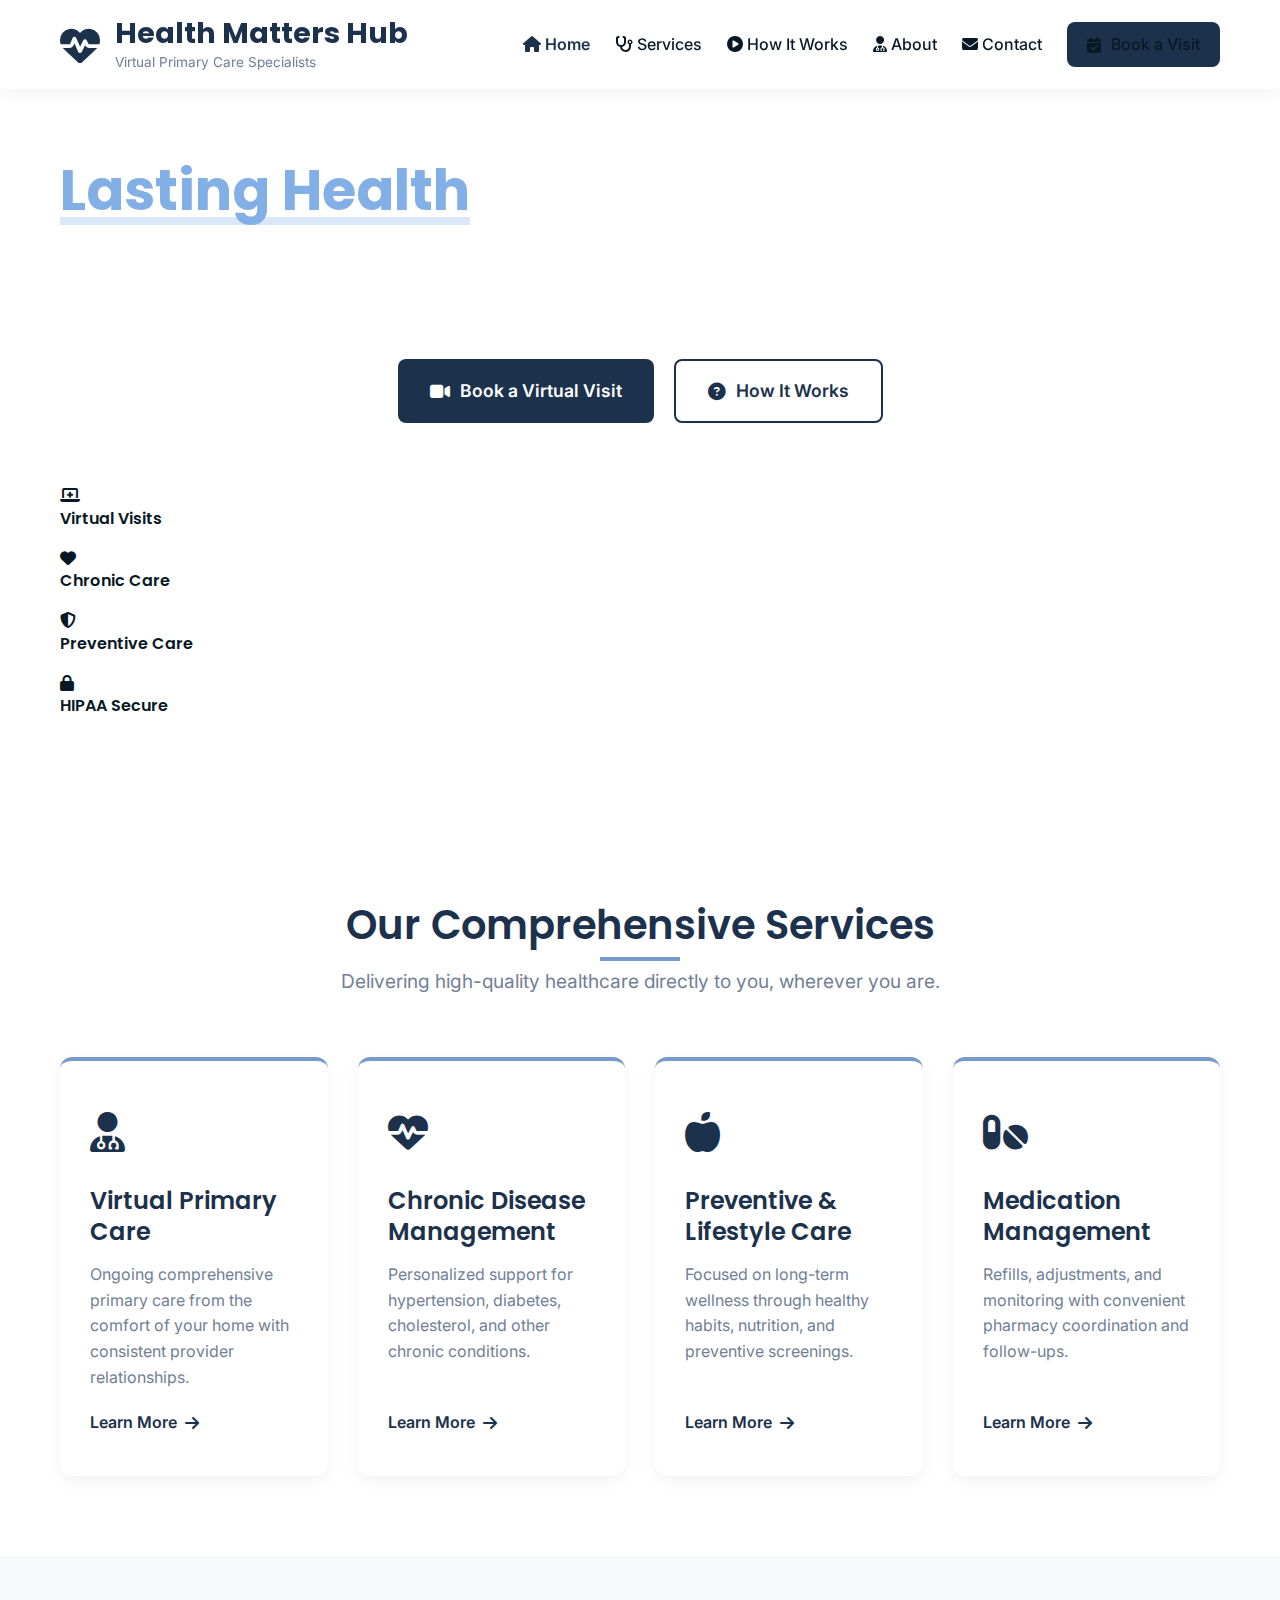
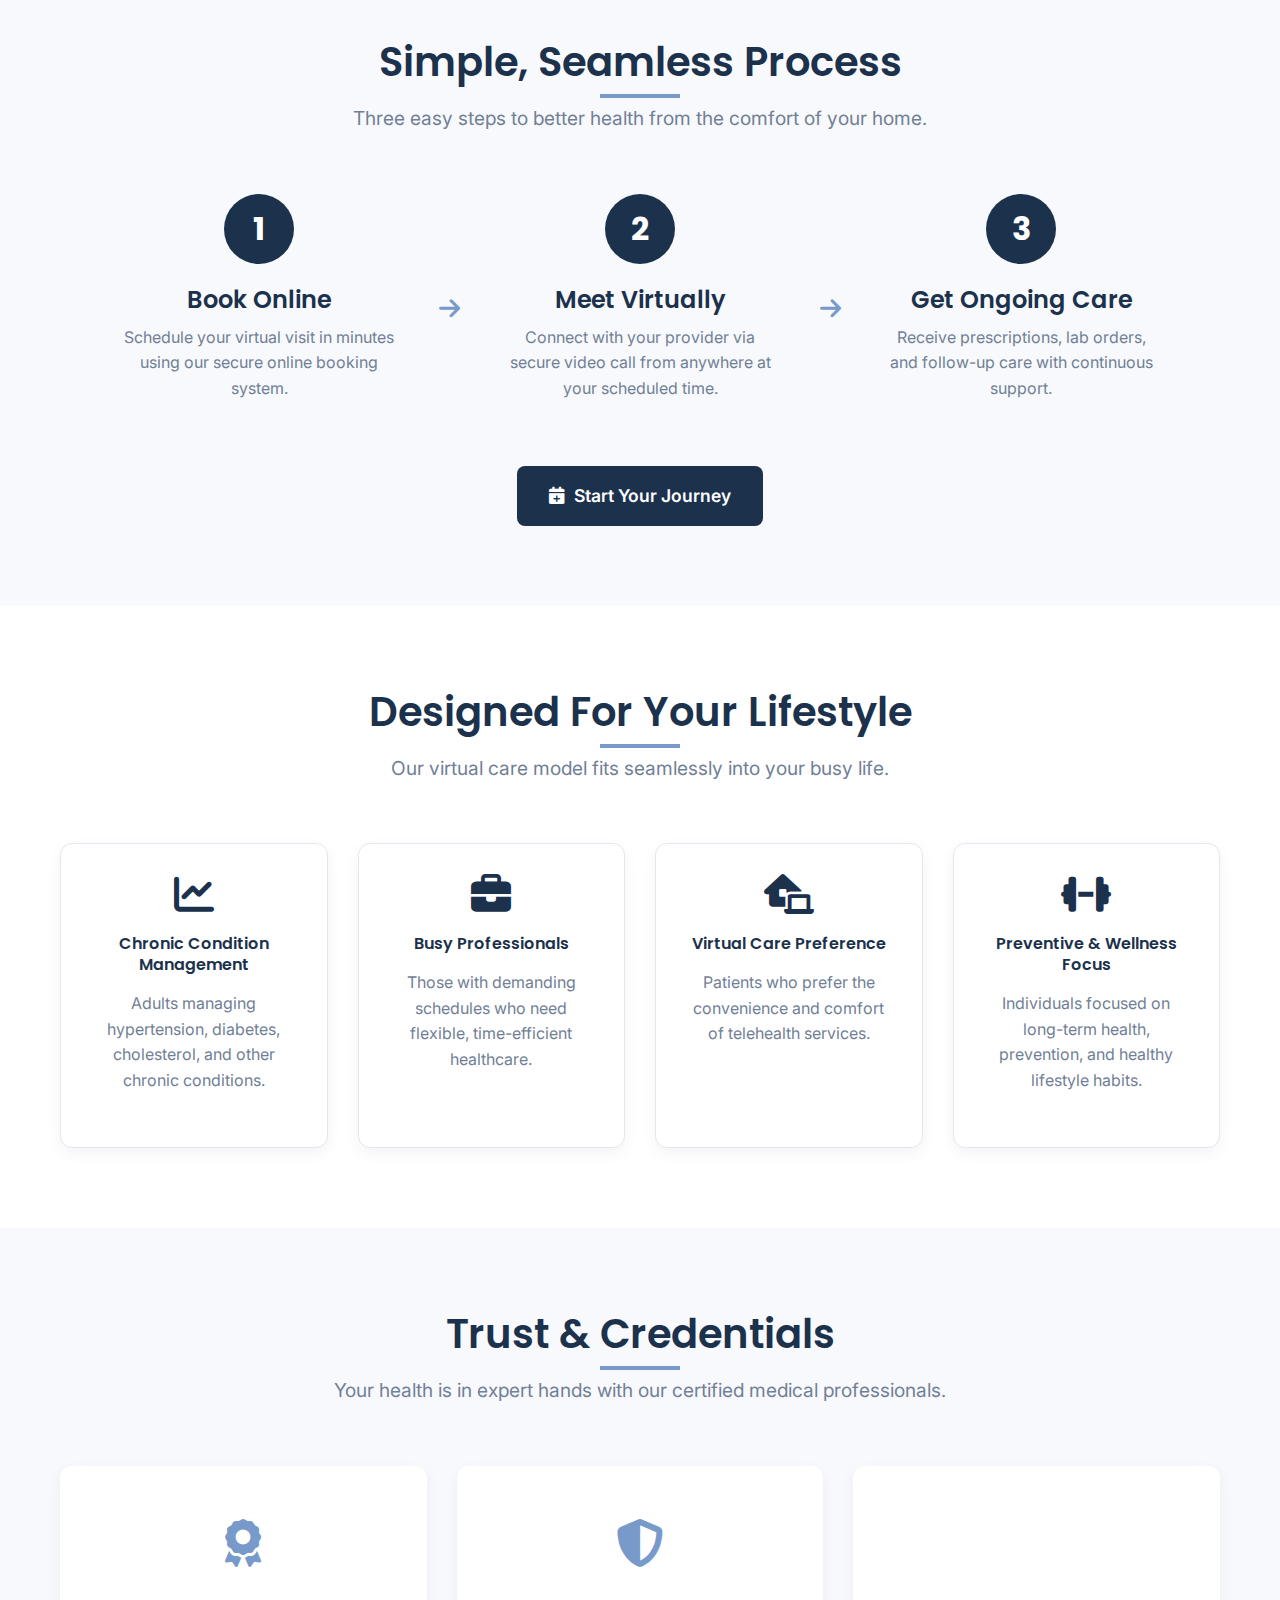
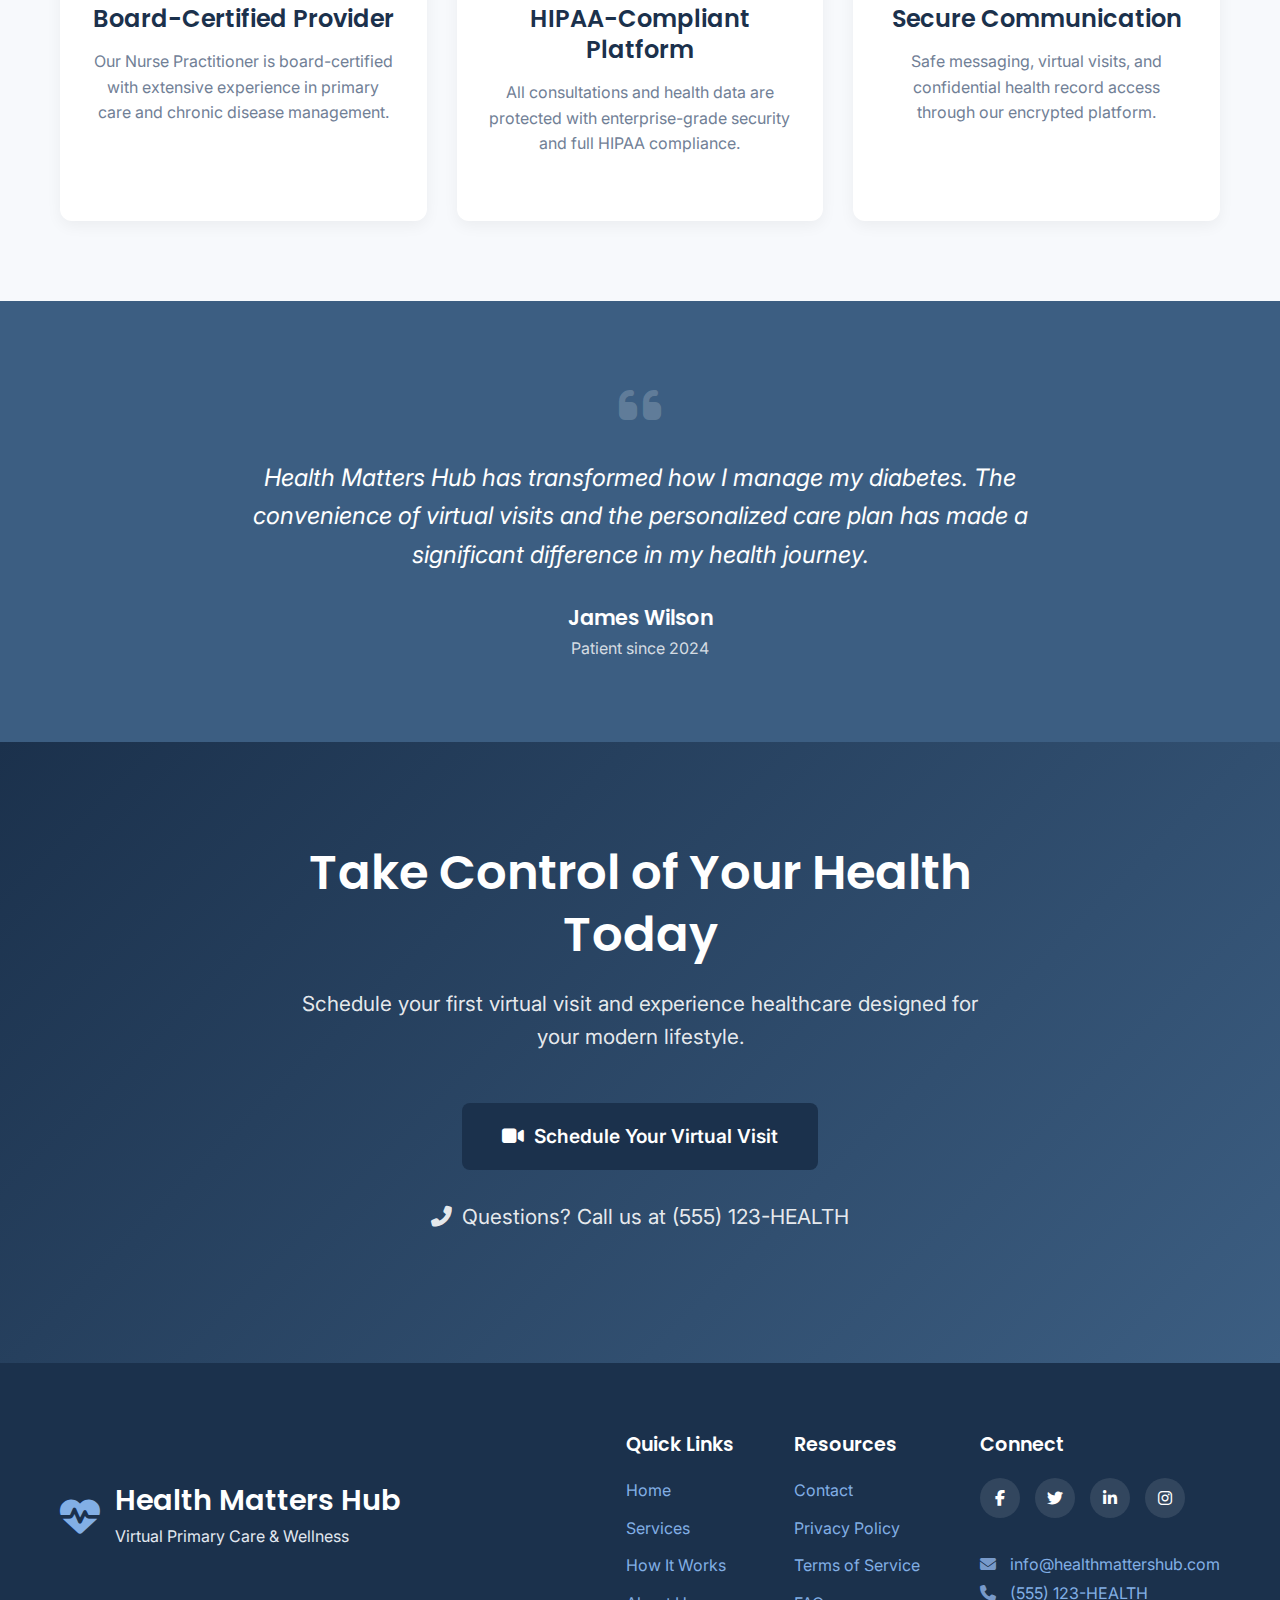
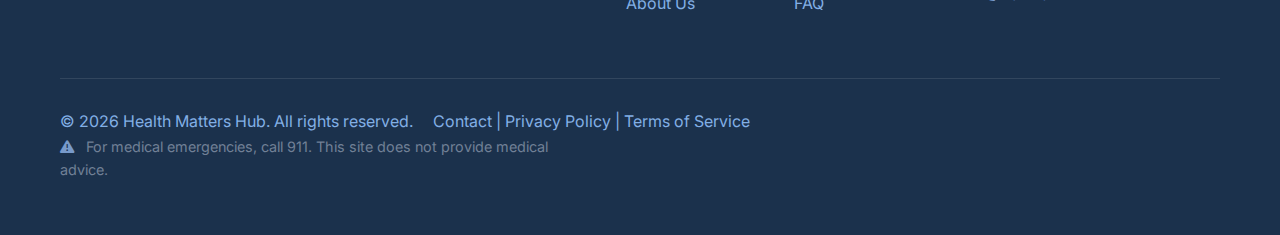
<file: index.html>
<!DOCTYPE html>
<html lang="en">
<head>
  <meta charset="UTF-8" />
  <meta name="viewport" content="width=device-width, initial-scale=1.0" />
  <title>Health Matters Hub | Virtual Primary Care & Wellness</title>
  <link rel="stylesheet" href="css/style.css"/>
  <link rel="preconnect" href="https://fonts.googleapis.com">
  <link rel="preconnect" href="https://fonts.gstatic.com" crossorigin>
  <link href="https://fonts.googleapis.com/css2?family=Inter:wght@300;400;500;600;700&family=Poppins:wght@400;500;600;700&display=swap" rel="stylesheet">
  <link rel="stylesheet" href="https://cdnjs.cloudflare.com/ajax/libs/font-awesome/6.4.0/css/all.min.css">
</head>
<body>

<!-- HEADER -->
<header class="header">
  <div class="container nav-container">
    <div class="logo-container">
      <div class="logo">
        <i class="fas fa-heartbeat logo-icon"></i>
        <div>
          <h1 class="logo-text">Health Matters Hub</h1>
          <p class="logo-subtext">Virtual Primary Care Specialists</p>
        </div>
      </div>
    </div>

    <nav class="nav-links" id="navLinks">
      <a href="index.html" class="active"><i class="fas fa-home"></i> Home</a>
      <a href="services.html"><i class="fas fa-stethoscope"></i> Services</a>
      <a href="how-it-works.html"><i class="fas fa-play-circle"></i> How It Works</a>
      <a href="about.html"><i class="fas fa-user-md"></i> About</a>
      <a href="contact.html"><i class="fas fa-envelope"></i> Contact</a>
      <a href="book.html" class="btn-primary btn-header"><i class="fas fa-calendar-check"></i> Book a Visit</a>
    </nav>

    <div class="hamburger" id="hamburger">
      <i class="fas fa-bars"></i>
    </div>
  </div>
</header>

<!-- HERO SECTION -->
<section class="hero hero-home">
  <div class="hero-overlay"></div>
  <div class="hero-shapes">
    <div class="shape shape-1"></div>
    <div class="shape shape-2"></div>
    <div class="shape shape-3"></div>
  </div>

  <div class="container hero-content">
    <span class="hero-tag">
      <i class="fas fa-star"></i> WELCOME TO HEALTH MATTERS HUB
    </span>

    <h1 class="hero-title">Where Medicine Meets Lifestyle for <span class="highlight-text">Lasting Health</span></h1>

    <p class="hero-subtitle">
      Experience convenient, personalized, and clinician-led virtual primary care 
      and chronic disease management designed around your life.
    </p>

    <div class="hero-buttons">
      <a href="book.html" class="btn-primary btn-large">
        <i class="fas fa-video"></i> Book a Virtual Visit
      </a>
      <a href="how-it-works.html" class="btn-secondary btn-large">
        <i class="fas fa-question-circle"></i> How It Works
      </a>
    </div>

    <!-- FLOATING HERO PANEL -->
    <div class="hero-panel">
      <div class="panel-item">
        <i class="fas fa-laptop-medical"></i>
        <h4>Virtual Visits</h4>
      </div>
      <div class="panel-item">
        <i class="fas fa-heart"></i>
        <h4>Chronic Care</h4>
      </div>
      <div class="panel-item">
        <i class="fas fa-shield-alt"></i>
        <h4>Preventive Care</h4>
      </div>
      <div class="panel-item highlight">
        <i class="fas fa-lock"></i>
        <h4>HIPAA Secure</h4>
      </div>
    </div>
  </div>
</section>

<!-- WHAT WE OFFER -->
<section class="section services-section">
  <div class="container">
    <div class="section-header">
      <h2 class="section-title">Our Comprehensive Services</h2>
      <p class="section-subtitle">Delivering high-quality healthcare directly to you, wherever you are.</p>
    </div>
    
    <div class="grid-4">
      <div class="card service-card">
        <div class="card-icon">
          <i class="fas fa-user-md"></i>
        </div>
        <h3>Virtual Primary Care</h3>
        <p>Ongoing comprehensive primary care from the comfort of your home with consistent provider relationships.</p>
        <a href="services.html#primary-care" class="card-link">Learn More <i class="fas fa-arrow-right"></i></a>
      </div>
      <div class="card service-card">
        <div class="card-icon">
          <i class="fas fa-heartbeat"></i>
        </div>
        <h3>Chronic Disease Management</h3>
        <p>Personalized support for hypertension, diabetes, cholesterol, and other chronic conditions.</p>
        <a href="services.html#chronic-care" class="card-link">Learn More <i class="fas fa-arrow-right"></i></a>
      </div>
      <div class="card service-card">
        <div class="card-icon">
          <i class="fas fa-apple-alt"></i>
        </div>
        <h3>Preventive & Lifestyle Care</h3>
        <p>Focused on long-term wellness through healthy habits, nutrition, and preventive screenings.</p>
        <a href="services.html#preventive-care" class="card-link">Learn More <i class="fas fa-arrow-right"></i></a>
      </div>
      <div class="card service-card">
        <div class="card-icon">
          <i class="fas fa-pills"></i>
        </div>
        <h3>Medication Management</h3>
        <p>Refills, adjustments, and monitoring with convenient pharmacy coordination and follow-ups.</p>
        <a href="services.html#medication" class="card-link">Learn More <i class="fas fa-arrow-right"></i></a>
      </div>
    </div>
  </div>
</section>

<!-- HOW IT WORKS -->
<section class="section light how-it-works">
  <div class="container">
    <div class="section-header">
      <h2 class="section-title">Simple, Seamless Process</h2>
      <p class="section-subtitle">Three easy steps to better health from the comfort of your home.</p>
    </div>
    
    <div class="process-steps">
      <div class="step">
        <div class="step-number">1</div>
        <div class="step-content">
          <h3>Book Online</h3>
          <p>Schedule your virtual visit in minutes using our secure online booking system.</p>
        </div>
      </div>
      <div class="step-connector">
        <i class="fas fa-arrow-right"></i>
      </div>
      <div class="step">
        <div class="step-number">2</div>
        <div class="step-content">
          <h3>Meet Virtually</h3>
          <p>Connect with your provider via secure video call from anywhere at your scheduled time.</p>
        </div>
      </div>
      <div class="step-connector">
        <i class="fas fa-arrow-right"></i>
      </div>
      <div class="step">
        <div class="step-number">3</div>
        <div class="step-content">
          <h3>Get Ongoing Care</h3>
          <p>Receive prescriptions, lab orders, and follow-up care with continuous support.</p>
        </div>
      </div>
    </div>
    
    <div class="center">
      <a href="book.html" class="btn-primary btn-large">
        <i class="fas fa-calendar-plus"></i> Start Your Journey
      </a>
    </div>
  </div>
</section>

<!-- WHO THIS IS FOR -->
<section class="section audience-section">
  <div class="container">
    <div class="section-header">
      <h2 class="section-title">Designed For Your Lifestyle</h2>
      <p class="section-subtitle">Our virtual care model fits seamlessly into your busy life.</p>
    </div>
    
    <div class="audience-grid">
      <div class="audience-card">
        <i class="fas fa-chart-line"></i>
        <h4>Chronic Condition Management</h4>
        <p>Adults managing hypertension, diabetes, cholesterol, and other chronic conditions.</p>
      </div>
      <div class="audience-card">
        <i class="fas fa-briefcase"></i>
        <h4>Busy Professionals</h4>
        <p>Those with demanding schedules who need flexible, time-efficient healthcare.</p>
      </div>
      <div class="audience-card">
        <i class="fas fa-laptop-house"></i>
        <h4>Virtual Care Preference</h4>
        <p>Patients who prefer the convenience and comfort of telehealth services.</p>
      </div>
      <div class="audience-card">
        <i class="fas fa-dumbbell"></i>
        <h4>Preventive & Wellness Focus</h4>
        <p>Individuals focused on long-term health, prevention, and healthy lifestyle habits.</p>
      </div>
    </div>
  </div>
</section>

<!-- TRUST & CREDENTIALS -->
<section class="section light credentials-section">
  <div class="container">
    <div class="section-header">
      <h2 class="section-title">Trust & Credentials</h2>
      <p class="section-subtitle">Your health is in expert hands with our certified medical professionals.</p>
    </div>
    
    <div class="credentials-grid">
      <div class="credential-card">
        <div class="credential-icon">
          <i class="fas fa-award"></i>
        </div>
        <h3>Board-Certified Provider</h3>
        <p>Our Nurse Practitioner is board-certified with extensive experience in primary care and chronic disease management.</p>
      </div>
      <div class="credential-card">
        <div class="credential-icon">
          <i class="fas fa-shield-alt"></i>
        </div>
        <h3>HIPAA-Compliant Platform</h3>
        <p>All consultations and health data are protected with enterprise-grade security and full HIPAA compliance.</p>
      </div>
      <div class="credential-card">
        <div class="credential-icon">
          <i class="fas fa-comments-medical"></i>
        </div>
        <h3>Secure Communication</h3>
        <p>Safe messaging, virtual visits, and confidential health record access through our encrypted platform.</p>
      </div>
    </div>
  </div>
</section>

<!-- TESTIMONIAL -->
<section class="section testimonial-section">
  <div class="container">
    <div class="testimonial">
      <i class="fas fa-quote-left quote-icon"></i>
      <p class="testimonial-text">Health Matters Hub has transformed how I manage my diabetes. The convenience of virtual visits and the personalized care plan has made a significant difference in my health journey.</p>
      <div class="testimonial-author">
        <h4>James Wilson</h4>
        <p>Patient since 2024</p>
      </div>
    </div>
  </div>
</section>

<!-- FINAL CTA -->
<section class="cta">
  <div class="container">
    <div class="cta-content">
      <h2>Take Control of Your Health Today</h2>
      <p>Schedule your first virtual visit and experience healthcare designed for your modern lifestyle.</p>
      <a href="book.html" class="btn-primary btn-large btn-cta">
        <i class="fas fa-video"></i> Schedule Your Virtual Visit
      </a>
      <p class="cta-note">
        <i class="fas fa-phone-alt"></i> Questions? Call us at (555) 123-HEALTH
      </p>
    </div>
  </div>
</section>

<!-- FOOTER -->
<footer class="footer">
  <div class="container footer-container">
    <div class="footer-main">
      <div class="footer-logo">
        <i class="fas fa-heartbeat footer-logo-icon"></i>
        <div>
          <h3>Health Matters Hub</h3>
          <p>Virtual Primary Care & Wellness</p>
        </div>
      </div>
      
      <div class="footer-links">
        <div class="footer-column">
          <h4>Quick Links</h4>
          <a href="index.html">Home</a>
          <a href="services.html">Services</a>
          <a href="how-it-works.html">How It Works</a>
          <a href="about.html">About Us</a>
        </div>
        <div class="footer-column">
          <h4>Resources</h4>
          <a href="contact.html">Contact</a>
          <a href="privacy.html">Privacy Policy</a>
          <a href="terms.html">Terms of Service</a>
          <a href="faq.html">FAQ</a>
        </div>
        <div class="footer-column">
          <h4>Connect</h4>
          <div class="social-icons">
            <a href="#"><i class="fab fa-facebook-f"></i></a>
            <a href="#"><i class="fab fa-twitter"></i></a>
            <a href="#"><i class="fab fa-linkedin-in"></i></a>
            <a href="#"><i class="fab fa-instagram"></i></a>
          </div>
          <p class="contact-info">
            <i class="fas fa-envelope"></i> info@healthmattershub.com<br>
            <i class="fas fa-phone"></i> (555) 123-HEALTH
          </p>
        </div>
      </div>
    </div>
    
    <div class="footer-bottom">
      <div class="footer-info">
        <p>&copy; 2026 Health Matters Hub. All rights reserved.</p>
        <p>
          <a href="contact.html">Contact</a> | 
          <a href="privacy.html">Privacy Policy</a> | 
          <a href="terms.html">Terms of Service</a>
        </p>
      </div>
      
      <div class="footer-note">
        <p>
          <i class="fas fa-exclamation-triangle"></i> For medical emergencies, call 911. This site does not provide medical advice.
        </p>
      </div>
    </div>
  </div>
</footer>

<script src="js/main.js"></script>
</body>
</html>
</file>
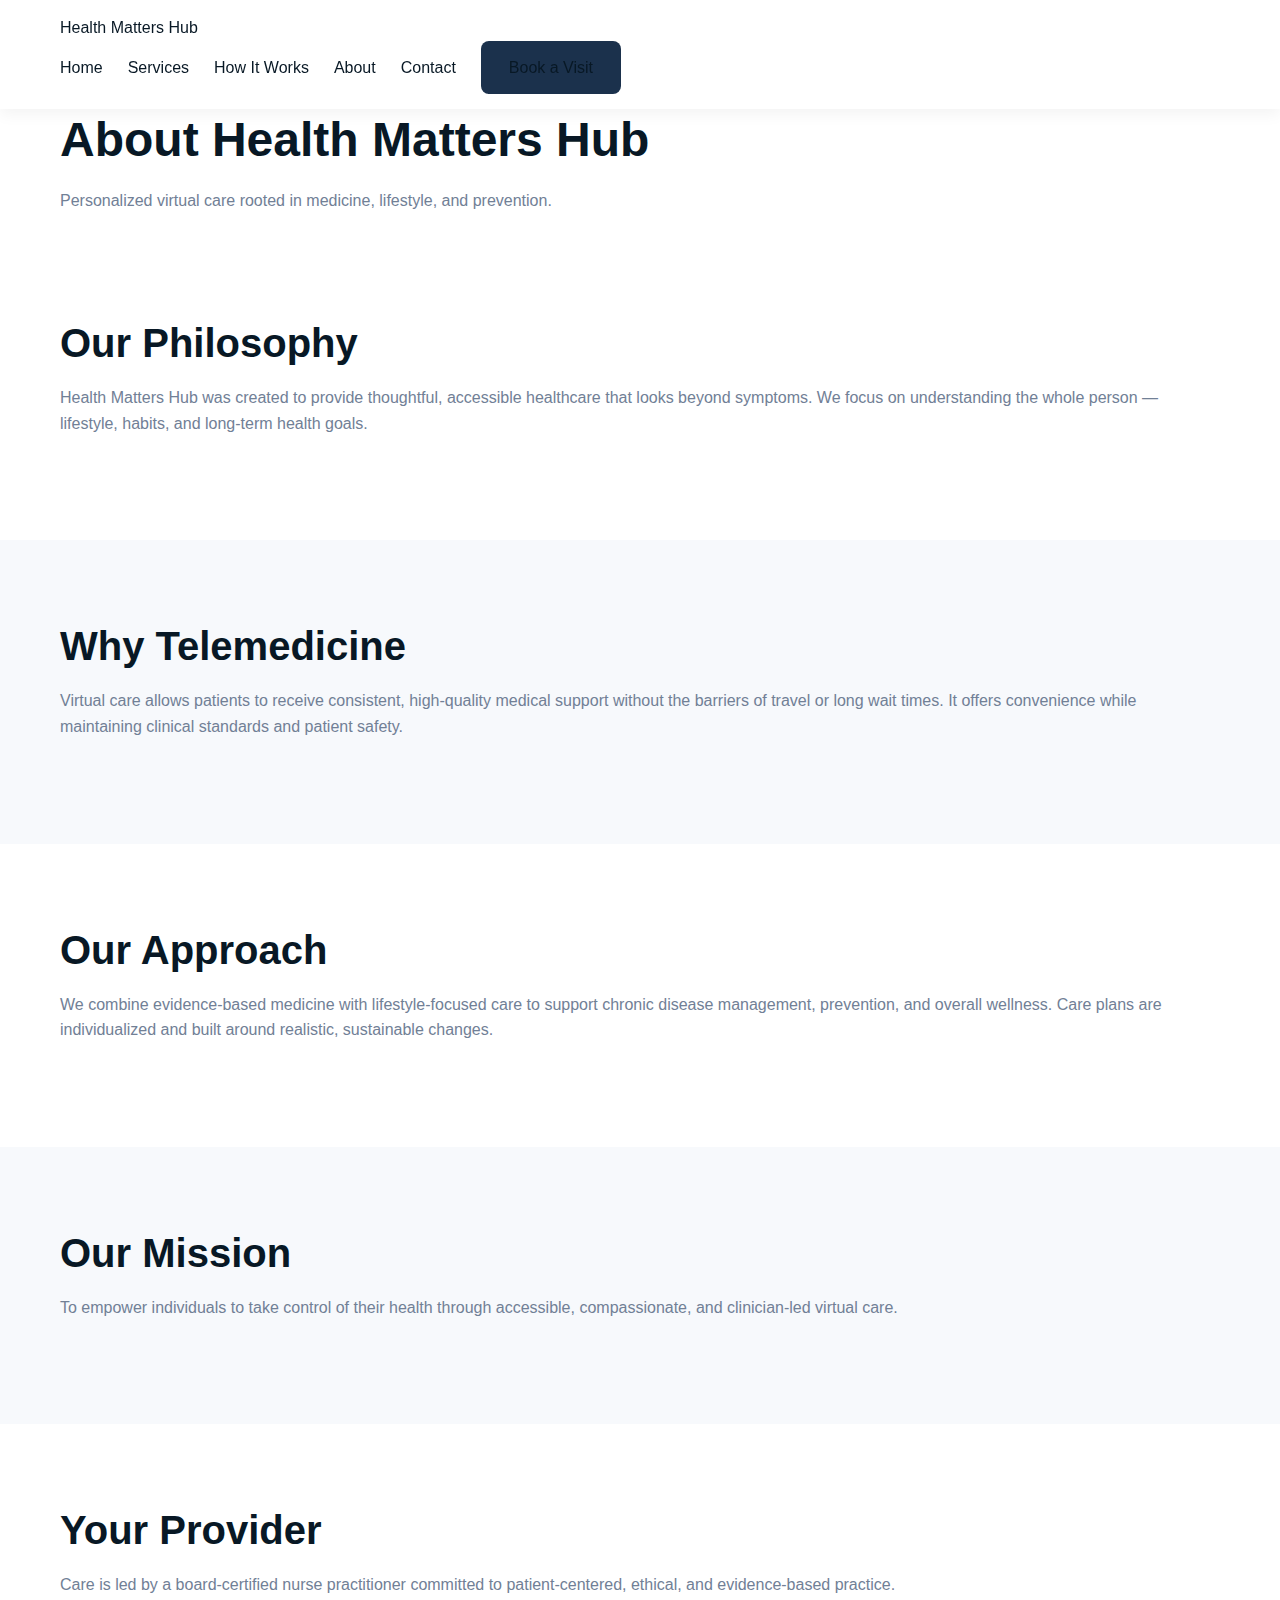
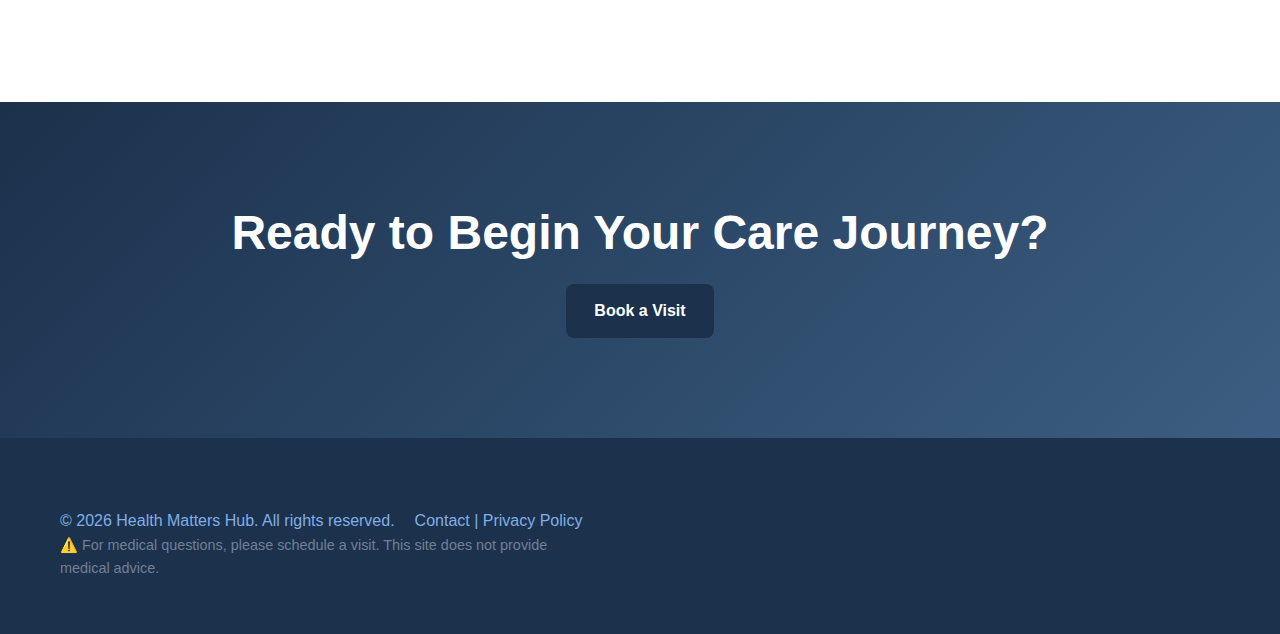
<file: about.html>
<!DOCTYPE html>
<html lang="en">
<head>
  <meta charset="UTF-8" />
  <meta name="viewport" content="width=device-width, initial-scale=1.0" />
  <title>About | Health Matters Hub</title>
  <link rel="stylesheet" href="css/style.css" />
</head>
<body>

<!-- HEADER -->
<header class="header">
  <div class="container nav">
    <div class="logo">Health Matters Hub</div>

    <nav class="nav-links" id="navLinks">
      <a href="index.html">Home</a>
      <a href="services.html">Services</a>
      <a href="how-it-works.html">How It Works</a>
      <a href="about.html">About</a>
      <a href="contact.html">Contact</a>
      <a href="book.html" class="btn-primary">Book a Visit</a>
    </nav>

    <div class="hamburger" id="hamburger">☰</div>
  </div>
</header>

<!-- PAGE HERO -->
<section class="hero">
  <div class="container">
    <h1>About Health Matters Hub</h1>
    <p>Personalized virtual care rooted in medicine, lifestyle, and prevention.</p>
  </div>
</section>

<!-- ABOUT CONTENT -->
<section class="section">
  <div class="container">
    <h2>Our Philosophy</h2>
    <p>
      Health Matters Hub was created to provide thoughtful, accessible healthcare
      that looks beyond symptoms. We focus on understanding the whole person —
      lifestyle, habits, and long-term health goals.
    </p>
  </div>
</section>

<section class="section light">
  <div class="container">
    <h2>Why Telemedicine</h2>
    <p>
      Virtual care allows patients to receive consistent, high-quality medical
      support without the barriers of travel or long wait times. It offers
      convenience while maintaining clinical standards and patient safety.
    </p>
  </div>
</section>

<section class="section">
  <div class="container">
    <h2>Our Approach</h2>
    <p>
      We combine evidence-based medicine with lifestyle-focused care to support
      chronic disease management, prevention, and overall wellness.
      Care plans are individualized and built around realistic, sustainable changes.
    </p>
  </div>
</section>

<section class="section light">
  <div class="container">
    <h2>Our Mission</h2>
    <p>
      To empower individuals to take control of their health through accessible,
      compassionate, and clinician-led virtual care.
    </p>
  </div>
</section>

<!-- OPTIONAL PROVIDER SECTION -->
<section class="section">
  <div class="container">
    <h2>Your Provider</h2>
    <p>
      Care is led by a board-certified nurse practitioner committed to
      patient-centered, ethical, and evidence-based practice.
    </p>
    <!-- Optional photo can be added later -->
  </div>
</section>

<!-- CTA -->
<section class="cta">
  <h2>Ready to Begin Your Care Journey?</h2>
  <a href="book.html" class="btn-primary">Book a Visit</a>
</section>

<script src="js/main.js"></script>
</body>
</html>



<!-- FOOTER -->
<footer class="footer">
  <div class="container footer-container">

    <div class="footer-info">
      <p>&copy; 2026 Health Matters Hub. All rights reserved.</p>
      <p>
        <a href="contact.html">Contact</a> | 
        <a href="privacy.html">Privacy Policy</a>
      </p>
    </div>

    <div class="footer-note">
      <p>
        ⚠️ For medical questions, please schedule a visit. This site does not provide medical advice.
      </p>
    </div>
  </div>
</footer>
</file>
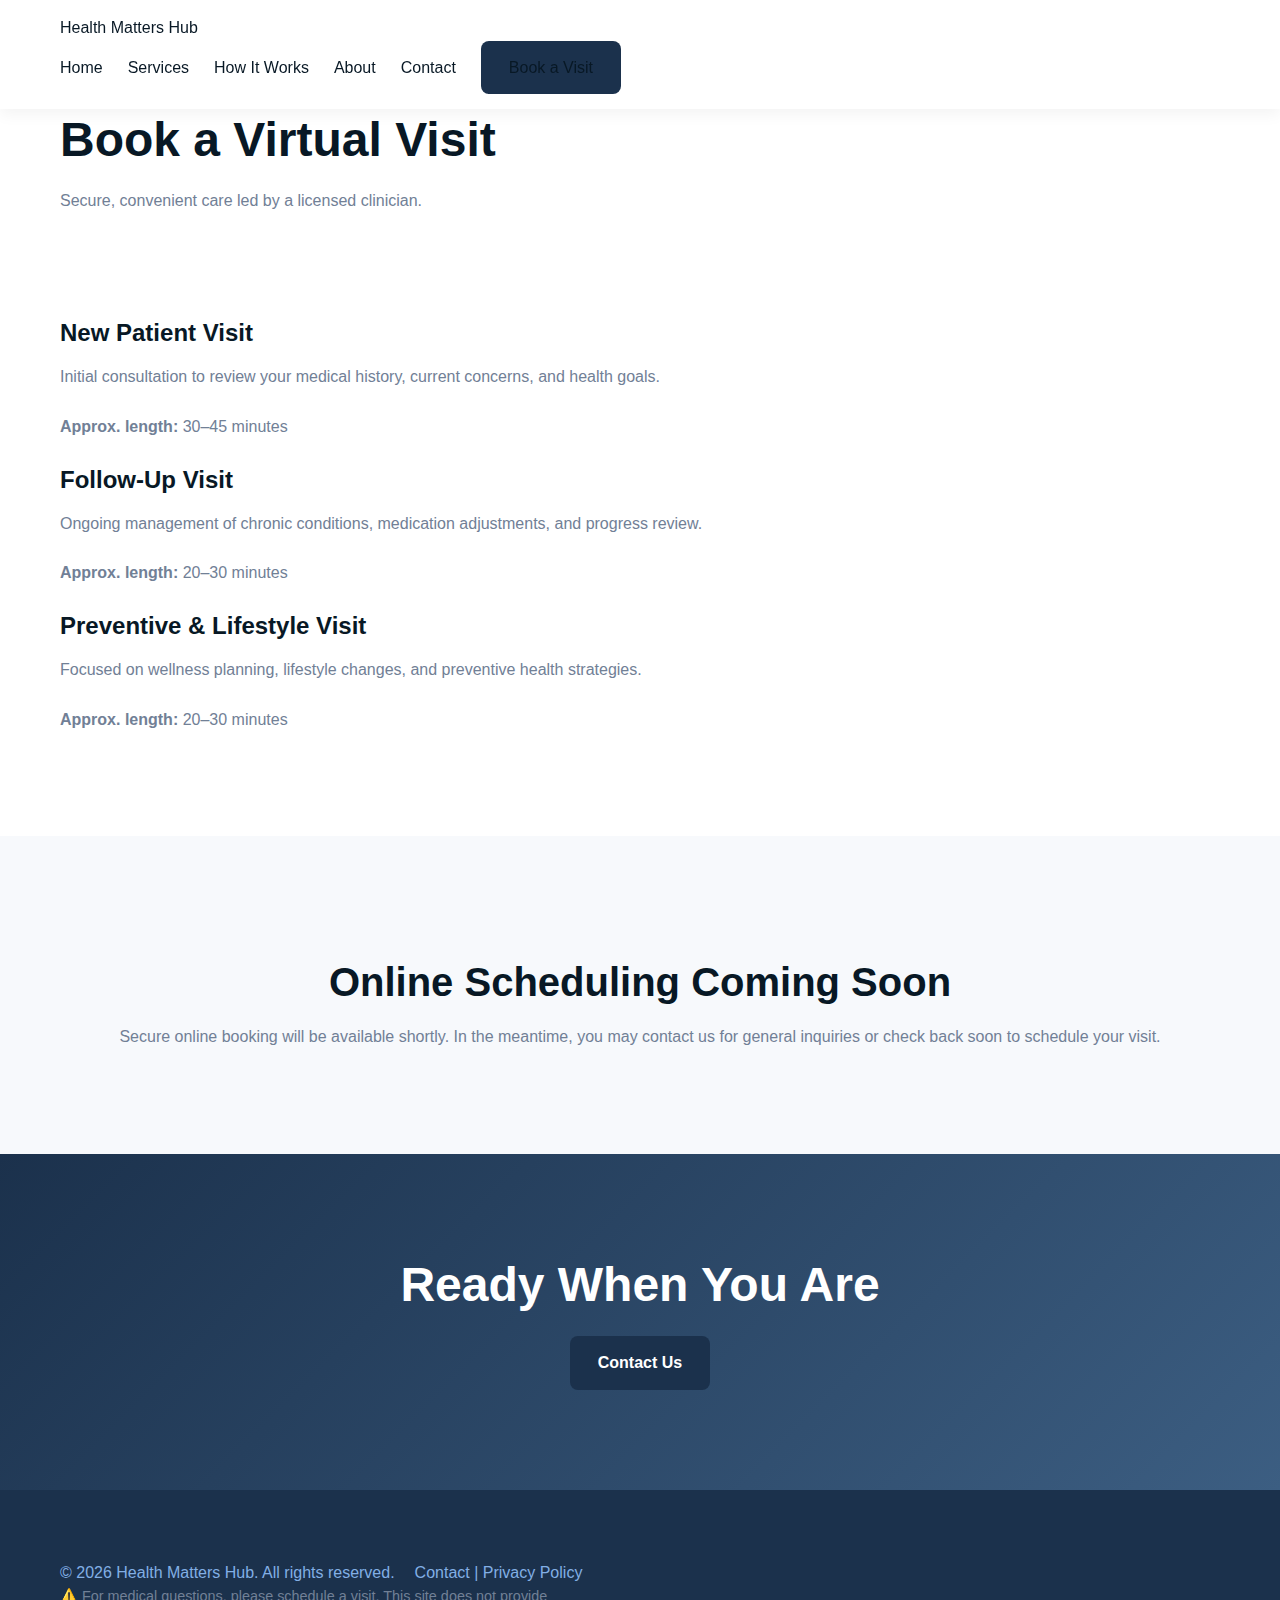
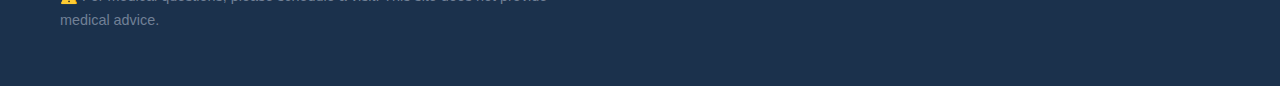
<file: book.html>
<!DOCTYPE html>
<html lang="en">
<head>
  <meta charset="UTF-8" />
  <meta name="viewport" content="width=device-width, initial-scale=1.0" />
  <title>Book a Visit | Health Matters Hub</title>
  <link rel="stylesheet" href="css/style.css" />
</head>
<body>

<!-- HEADER -->
<header class="header">
  <div class="container nav">
    <div class="logo">Health Matters Hub</div>

    <nav class="nav-links" id="navLinks">
      <a href="index.html">Home</a>
      <a href="services.html">Services</a>
      <a href="how-it-works.html">How It Works</a>
      <a href="about.html">About</a>
      <a href="contact.html">Contact</a>
      <a href="book.html" class="btn-primary">Book a Visit</a>
    </nav>

    <div class="hamburger" id="hamburger">☰</div>
  </div>
</header>

<!-- PAGE HERO -->
<section class="hero">
  <div class="container">
    <h1>Book a Virtual Visit</h1>
    <p>Secure, convenient care led by a licensed clinician.</p>
  </div>
</section>

<!-- VISIT TYPES -->
<section class="section">
  <div class="container grid-3">

    <div class="card">
      <h3>New Patient Visit</h3>
      <p>
        Initial consultation to review your medical history,
        current concerns, and health goals.
      </p>
      <p><strong>Approx. length:</strong> 30–45 minutes</p>
    </div>

    <div class="card">
      <h3>Follow-Up Visit</h3>
      <p>
        Ongoing management of chronic conditions,
        medication adjustments, and progress review.
      </p>
      <p><strong>Approx. length:</strong> 20–30 minutes</p>
    </div>

    <div class="card">
      <h3>Preventive & Lifestyle Visit</h3>
      <p>
        Focused on wellness planning, lifestyle changes,
        and preventive health strategies.
      </p>
      <p><strong>Approx. length:</strong> 20–30 minutes</p>
    </div>

  </div>
</section>

<!-- COMING SOON -->
<section class="section light">
  <div class="container center">
    <h2>Online Scheduling Coming Soon</h2>
    <p>
      Secure online booking will be available shortly.
      In the meantime, you may contact us for general inquiries
      or check back soon to schedule your visit.
    </p>
  </div>
</section>

<!-- CTA -->
<section class="cta">
  <h2>Ready When You Are</h2>
  <a href="contact.html" class="btn-primary">Contact Us</a>
</section>

<script src="js/main.js"></script>
</body>
</html>


<!-- FOOTER -->
<footer class="footer">
  <div class="container footer-container">

    <div class="footer-info">
      <p>&copy; 2026 Health Matters Hub. All rights reserved.</p>
      <p>
        <a href="contact.html">Contact</a> | 
        <a href="privacy.html">Privacy Policy</a>
      </p>
    </div>

    <div class="footer-note">
      <p>
        ⚠️ For medical questions, please schedule a visit. This site does not provide medical advice.
      </p>
    </div>
  </div>
</footer>
</file>
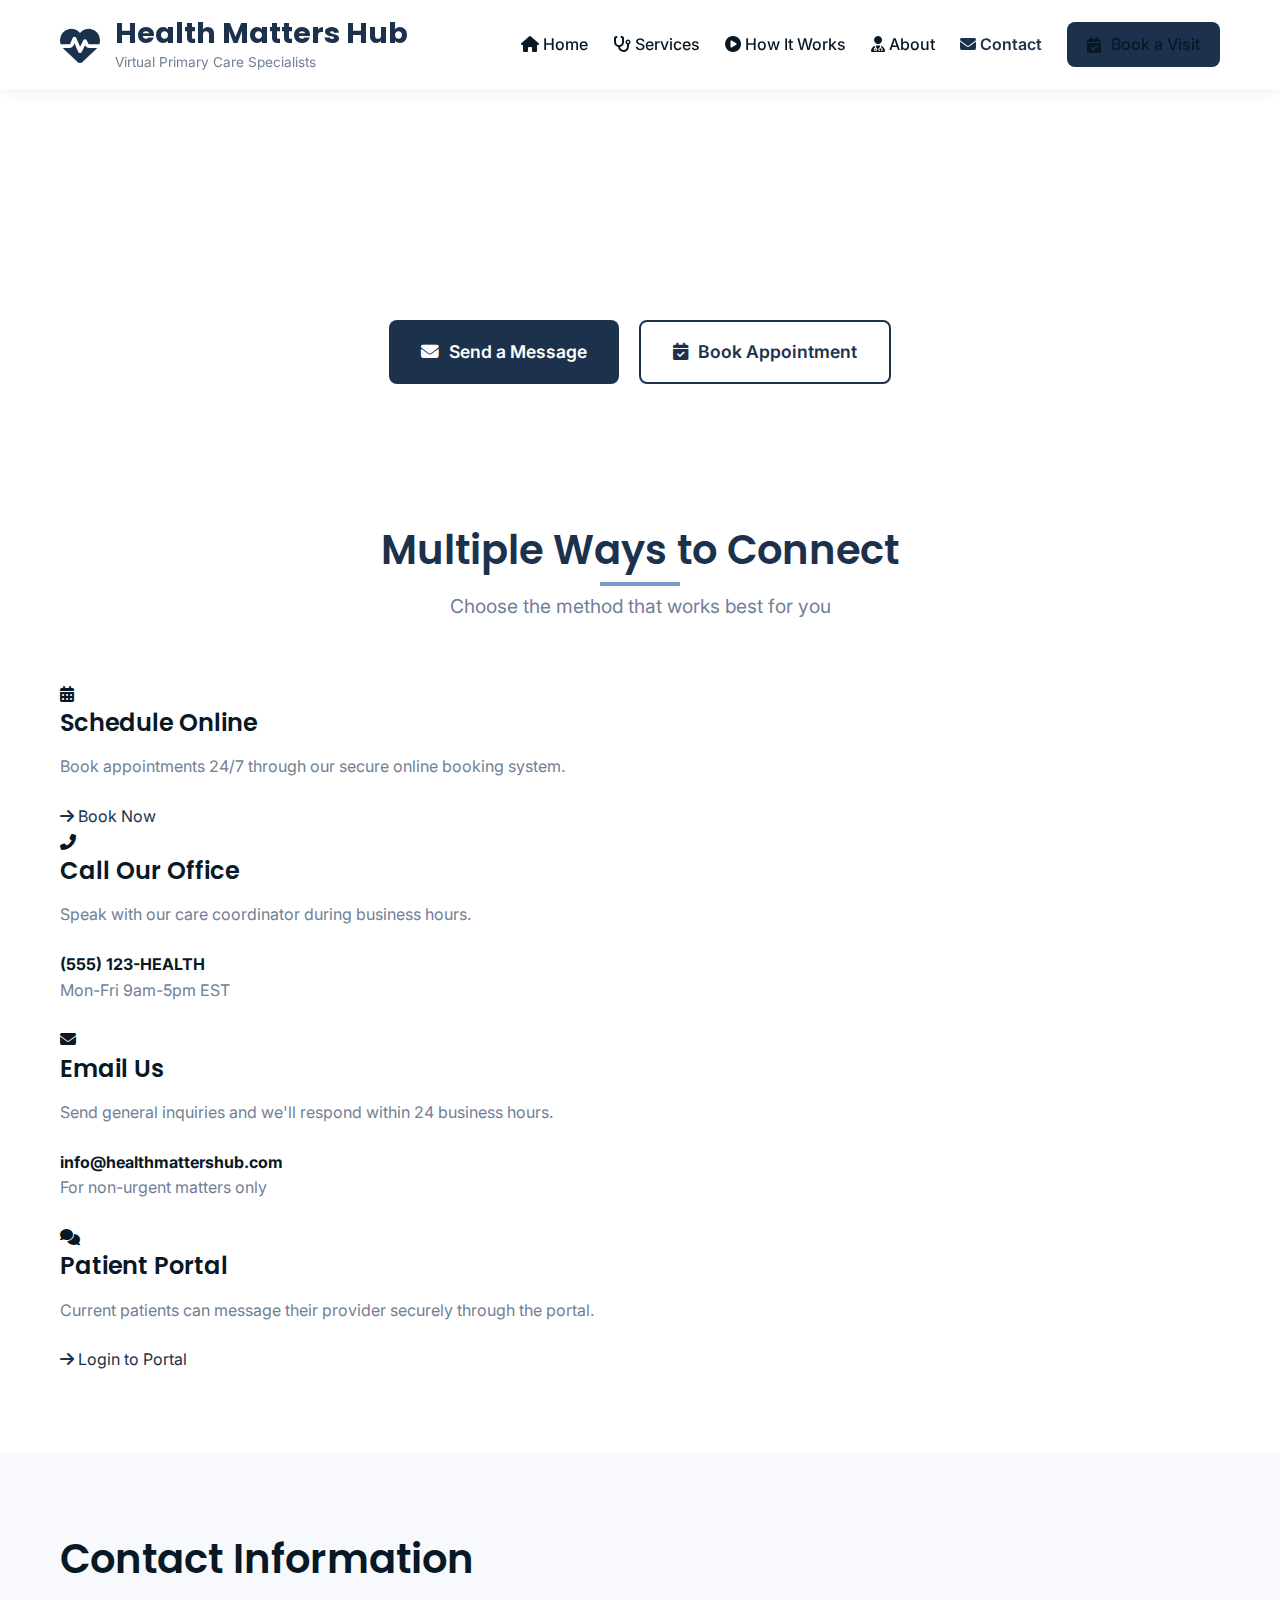
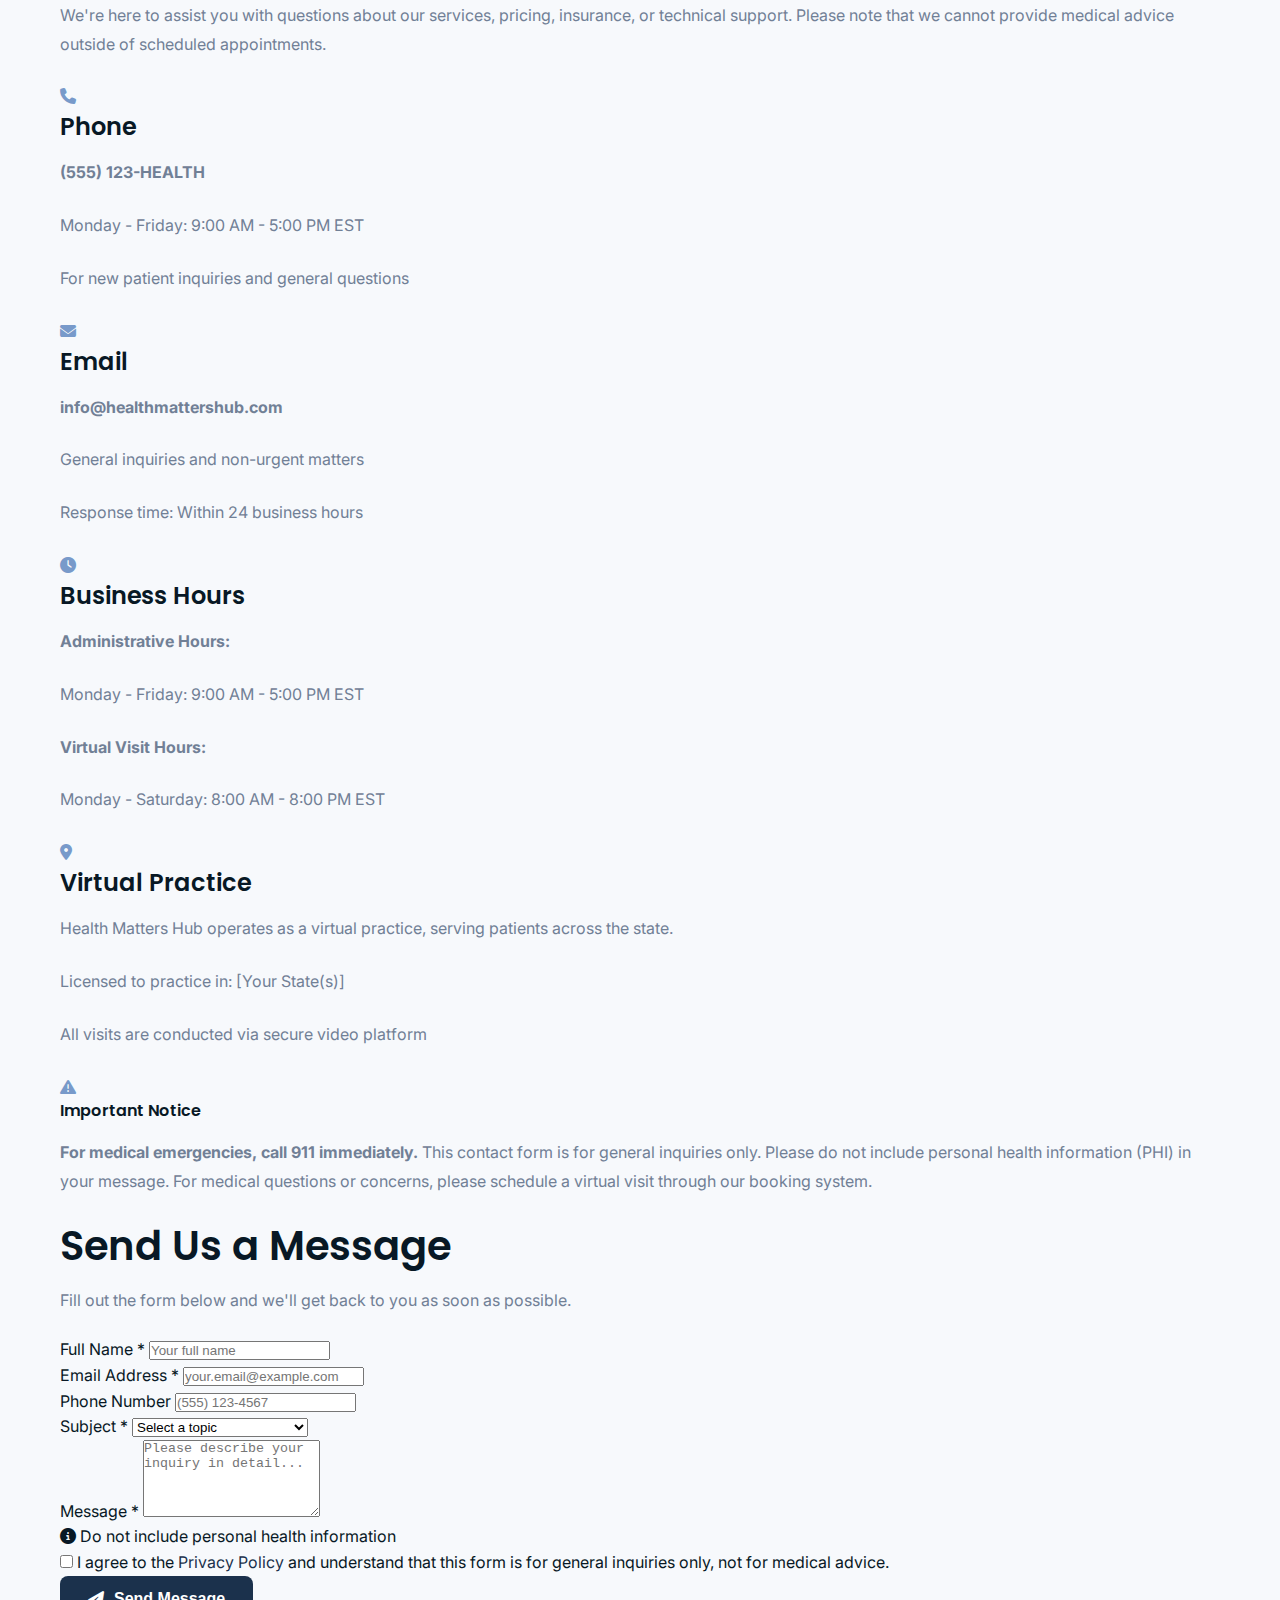
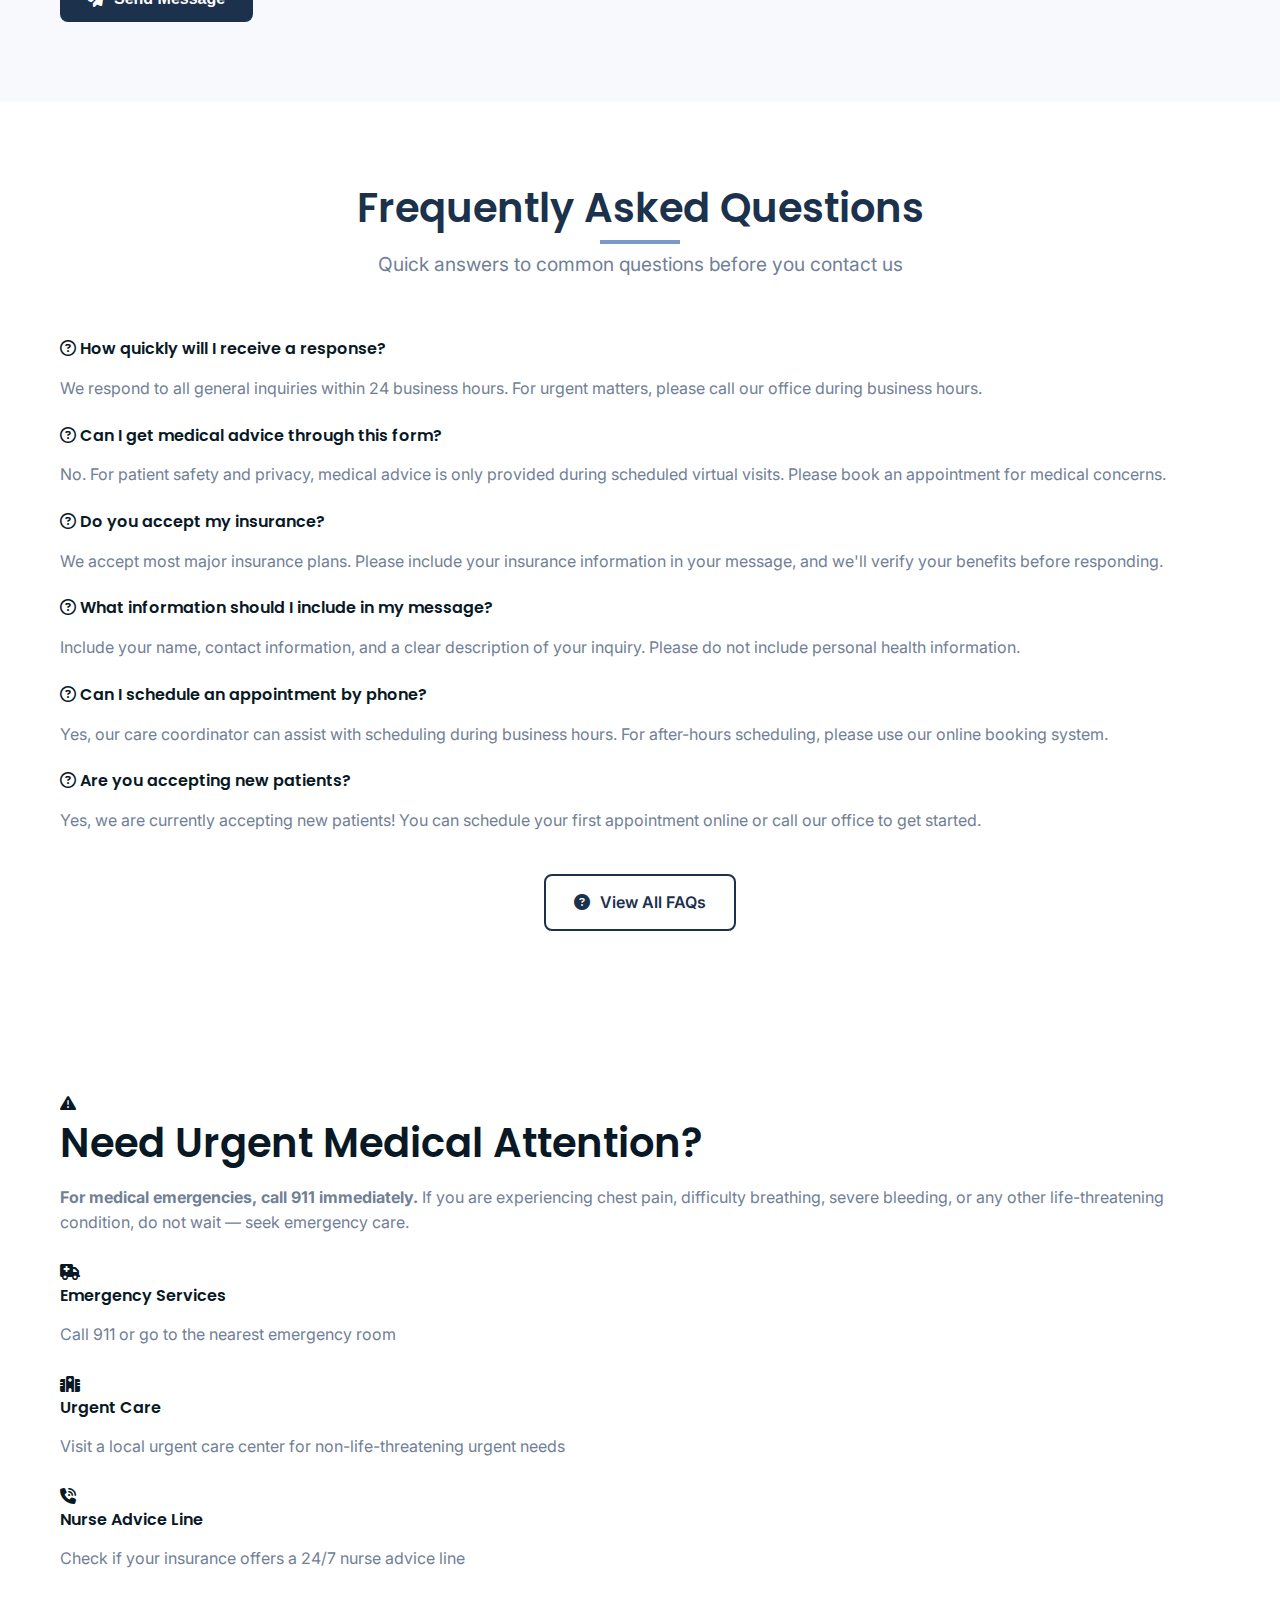
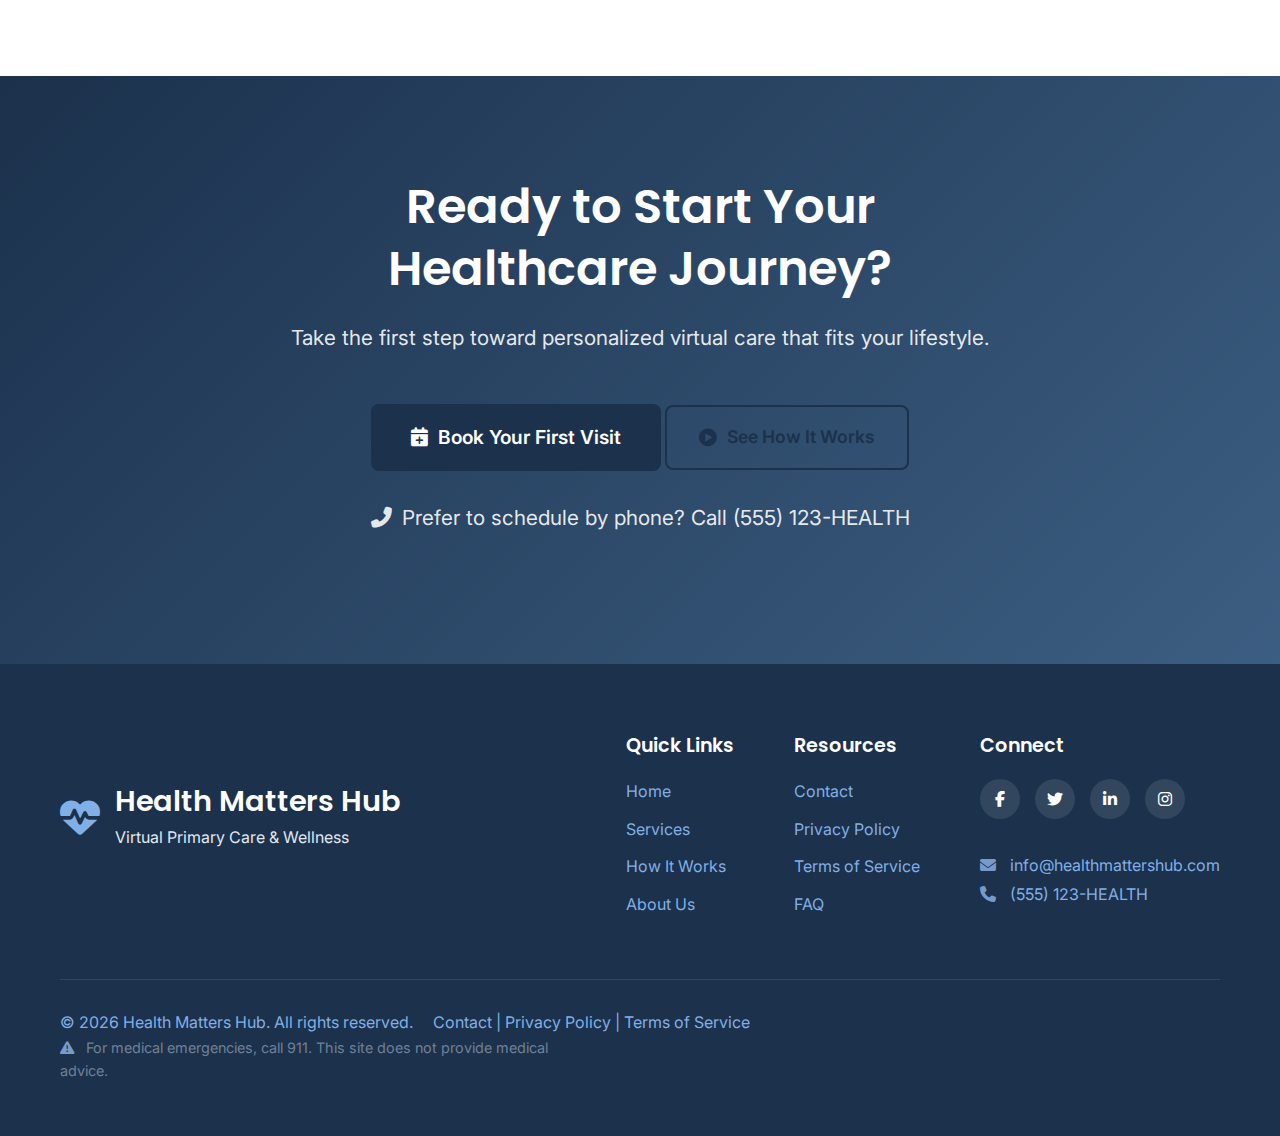
<file: contact.html>
<!DOCTYPE html>
<html lang="en">
<head>
  <meta charset="UTF-8" />
  <meta name="viewport" content="width=device-width, initial-scale=1.0" />
  <title>Contact Us | Health Matters Hub | Virtual Primary Care & Wellness</title>
  <link rel="stylesheet" href="css/style.css"/>
  <link rel="preconnect" href="https://fonts.googleapis.com">
  <link rel="preconnect" href="https://fonts.gstatic.com" crossorigin>
  <link href="https://fonts.googleapis.com/css2?family=Inter:wght@300;400;500;600;700&family=Poppins:wght@400;500;600;700&display=swap" rel="stylesheet">
  <link rel="stylesheet" href="https://cdnjs.cloudflare.com/ajax/libs/font-awesome/6.4.0/css/all.min.css">
</head>
<body>

<!-- HEADER (consistent with homepage) -->
<header class="header">
  <div class="nav-overlay" id="navOverlay"></div>
  <div class="container nav-container">
    <div class="logo-container">
      <div class="logo">
        <i class="fas fa-heartbeat logo-icon"></i>
        <div>
          <h1 class="logo-text">Health Matters Hub</h1>
          <p class="logo-subtext">Virtual Primary Care Specialists</p>
        </div>
      </div>
    </div>

    <nav class="nav-links" id="navLinks">
      <a href="index.html"><i class="fas fa-home"></i> Home</a>
      <a href="services.html"><i class="fas fa-stethoscope"></i> Services</a>
      <a href="how-it-works.html"><i class="fas fa-play-circle"></i> How It Works</a>
      <a href="about.html"><i class="fas fa-user-md"></i> About</a>
      <a href="contact.html" class="active"><i class="fas fa-envelope"></i> Contact</a>
      <a href="book.html" class="btn-primary btn-header"><i class="fas fa-calendar-check"></i> Book a Visit</a>
    </nav>

    <button class="hamburger" id="hamburger" aria-label="Menu">
      <span class="hamburger-line"></span>
      <span class="hamburger-line"></span>
      <span class="hamburger-line"></span>
    </button>
  </div>
</header>

<!-- PAGE HERO -->
<section class="hero hero-contact">
  <div class="hero-overlay"></div>
  <div class="container">
    <div class="hero-content">
      <span class="hero-tag">
        <i class="fas fa-headset"></i> WE'RE HERE TO HELP
      </span>
      <h1 class="hero-title">Get in Touch With Our Care Team</h1>
      <p class="hero-subtitle">
        Have questions about our services, pricing, or how virtual care works? 
        Reach out to us using any of the options below. For medical concerns, 
        please schedule a visit through our booking system.
      </p>
      <div class="hero-buttons">
        <a href="#contact-form" class="btn-primary btn-large">
          <i class="fas fa-envelope"></i> Send a Message
        </a>
        <a href="book.html" class="btn-secondary btn-large">
          <i class="fas fa-calendar-check"></i> Book Appointment
        </a>
      </div>
    </div>
  </div>
</section>

<!-- CONTACT OPTIONS -->
<section class="section contact-options">
  <div class="container">
    <div class="section-header">
      <h2 class="section-title">Multiple Ways to Connect</h2>
      <p class="section-subtitle">Choose the method that works best for you</p>
    </div>
    
    <div class="options-grid">
      <div class="option-card">
        <div class="option-icon">
          <i class="fas fa-calendar-alt"></i>
        </div>
        <h3>Schedule Online</h3>
        <p>Book appointments 24/7 through our secure online booking system.</p>
        <a href="book.html" class="option-link">
          <i class="fas fa-arrow-right"></i> Book Now
        </a>
      </div>
      
      <div class="option-card">
        <div class="option-icon">
          <i class="fas fa-phone-alt"></i>
        </div>
        <h3>Call Our Office</h3>
        <p>Speak with our care coordinator during business hours.</p>
        <div class="option-contact">
          <strong>(555) 123-HEALTH</strong>
          <p>Mon-Fri 9am-5pm EST</p>
        </div>
      </div>
      
      <div class="option-card">
        <div class="option-icon">
          <i class="fas fa-envelope"></i>
        </div>
        <h3>Email Us</h3>
        <p>Send general inquiries and we'll respond within 24 business hours.</p>
        <div class="option-contact">
          <strong>info@healthmattershub.com</strong>
          <p>For non-urgent matters only</p>
        </div>
      </div>
      
      <div class="option-card">
        <div class="option-icon">
          <i class="fas fa-comments"></i>
        </div>
        <h3>Patient Portal</h3>
        <p>Current patients can message their provider securely through the portal.</p>
        <a href="#" class="option-link">
          <i class="fas fa-arrow-right"></i> Login to Portal
        </a>
      </div>
    </div>
  </div>
</section>

<!-- CONTACT FORM & INFO -->
<section class="section light contact-main" id="contact-form">
  <div class="container">
    <div class="contact-grid">
      <!-- Contact Information -->
      <div class="contact-info">
        <h2>Contact Information</h2>
        <p class="info-intro">
          We're here to assist you with questions about our services, pricing, 
          insurance, or technical support. Please note that we cannot provide 
          medical advice outside of scheduled appointments.
        </p>
        
        <div class="info-details">
          <div class="info-item">
            <div class="info-icon">
              <i class="fas fa-phone"></i>
            </div>
            <div class="info-content">
              <h3>Phone</h3>
              <p><strong>(555) 123-HEALTH</strong></p>
              <p>Monday - Friday: 9:00 AM - 5:00 PM EST</p>
              <p>For new patient inquiries and general questions</p>
            </div>
          </div>
          
          <div class="info-item">
            <div class="info-icon">
              <i class="fas fa-envelope"></i>
            </div>
            <div class="info-content">
              <h3>Email</h3>
              <p><strong>info@healthmattershub.com</strong></p>
              <p>General inquiries and non-urgent matters</p>
              <p>Response time: Within 24 business hours</p>
            </div>
          </div>
          
          <div class="info-item">
            <div class="info-icon">
              <i class="fas fa-clock"></i>
            </div>
            <div class="info-content">
              <h3>Business Hours</h3>
              <p><strong>Administrative Hours:</strong></p>
              <p>Monday - Friday: 9:00 AM - 5:00 PM EST</p>
              <p><strong>Virtual Visit Hours:</strong></p>
              <p>Monday - Saturday: 8:00 AM - 8:00 PM EST</p>
            </div>
          </div>
          
          <div class="info-item">
            <div class="info-icon">
              <i class="fas fa-map-marker-alt"></i>
            </div>
            <div class="info-content">
              <h3>Virtual Practice</h3>
              <p>Health Matters Hub operates as a virtual practice, serving patients across the state.</p>
              <p>Licensed to practice in: [Your State(s)]</p>
              <p>All visits are conducted via secure video platform</p>
            </div>
          </div>
        </div>
        
        <div class="info-alert">
          <div class="alert-icon">
            <i class="fas fa-exclamation-triangle"></i>
          </div>
          <div class="alert-content">
            <h4>Important Notice</h4>
            <p>
              <strong>For medical emergencies, call 911 immediately.</strong> 
              This contact form is for general inquiries only. Please do not include 
              personal health information (PHI) in your message. For medical questions 
              or concerns, please schedule a virtual visit through our booking system.
            </p>
          </div>
        </div>
      </div>
      
      <!-- Contact Form -->
      <div class="contact-form-container">
        <div class="form-card">
          <h2>Send Us a Message</h2>
          <p>Fill out the form below and we'll get back to you as soon as possible.</p>
          
          <form id="contactForm" class="contact-form">
            <div class="form-group">
              <label for="name">Full Name *</label>
              <input type="text" id="name" name="name" required placeholder="Your full name">
            </div>
            
            <div class="form-group">
              <label for="email">Email Address *</label>
              <input type="email" id="email" name="email" required placeholder="your.email@example.com">
            </div>
            
            <div class="form-group">
              <label for="phone">Phone Number</label>
              <input type="tel" id="phone" name="phone" placeholder="(555) 123-4567">
            </div>
            
            <div class="form-group">
              <label for="subject">Subject *</label>
              <select id="subject" name="subject" required>
                <option value="" disabled selected>Select a topic</option>
                <option value="general">General Inquiry</option>
                <option value="services">Questions About Services</option>
                <option value="insurance">Insurance & Billing</option>
                <option value="technical">Technical Support</option>
                <option value="new-patient">New Patient Information</option>
                <option value="other">Other</option>
              </select>
            </div>
            
            <div class="form-group">
              <label for="message">Message *</label>
              <textarea id="message" name="message" rows="5" required placeholder="Please describe your inquiry in detail..."></textarea>
              <div class="form-note">
                <i class="fas fa-info-circle"></i> Do not include personal health information
              </div>
            </div>
            
            <div class="form-group checkbox-group">
              <input type="checkbox" id="privacy" name="privacy" required>
              <label for="privacy">
                I agree to the <a href="privacy.html">Privacy Policy</a> and understand that 
                this form is for general inquiries only, not for medical advice.
              </label>
            </div>
            
            <button type="submit" class="btn-primary btn-full">
              <i class="fas fa-paper-plane"></i> Send Message
            </button>
            
            <div class="form-response" id="formResponse">
              <!-- Success/error messages will appear here -->
            </div>
          </form>
        </div>
      </div>
    </div>
  </div>
</section>

<!-- FAQ PREVIEW -->
<section class="section faq-contact">
  <div class="container">
    <div class="section-header">
      <h2 class="section-title">Frequently Asked Questions</h2>
      <p class="section-subtitle">Quick answers to common questions before you contact us</p>
    </div>
    
    <div class="faq-contact-grid">
      <div class="faq-contact-item">
        <h4><i class="far fa-question-circle"></i> How quickly will I receive a response?</h4>
        <p>We respond to all general inquiries within 24 business hours. For urgent matters, please call our office during business hours.</p>
      </div>
      
      <div class="faq-contact-item">
        <h4><i class="far fa-question-circle"></i> Can I get medical advice through this form?</h4>
        <p>No. For patient safety and privacy, medical advice is only provided during scheduled virtual visits. Please book an appointment for medical concerns.</p>
      </div>
      
      <div class="faq-contact-item">
        <h4><i class="far fa-question-circle"></i> Do you accept my insurance?</h4>
        <p>We accept most major insurance plans. Please include your insurance information in your message, and we'll verify your benefits before responding.</p>
      </div>
      
      <div class="faq-contact-item">
        <h4><i class="far fa-question-circle"></i> What information should I include in my message?</h4>
        <p>Include your name, contact information, and a clear description of your inquiry. Please do not include personal health information.</p>
      </div>
      
      <div class="faq-contact-item">
        <h4><i class="far fa-question-circle"></i> Can I schedule an appointment by phone?</h4>
        <p>Yes, our care coordinator can assist with scheduling during business hours. For after-hours scheduling, please use our online booking system.</p>
      </div>
      
      <div class="faq-contact-item">
        <h4><i class="far fa-question-circle"></i> Are you accepting new patients?</h4>
        <p>Yes, we are currently accepting new patients! You can schedule your first appointment online or call our office to get started.</p>
      </div>
    </div>
    
    <div class="center">
      <a href="faq.html" class="btn-secondary">
        <i class="fas fa-question-circle"></i> View All FAQs
      </a>
    </div>
  </div>
</section>

<!-- URGENT CARE CTA -->
<section class="section urgent-section">
  <div class="container">
    <div class="urgent-card">
      <div class="urgent-icon">
        <i class="fas fa-exclamation-triangle"></i>
      </div>
      <div class="urgent-content">
        <h2>Need Urgent Medical Attention?</h2>
        <p>
          <strong>For medical emergencies, call 911 immediately.</strong> 
          If you are experiencing chest pain, difficulty breathing, severe bleeding, 
          or any other life-threatening condition, do not wait — seek emergency care.
        </p>
        <div class="urgent-options">
          <div class="urgent-option">
            <i class="fas fa-ambulance"></i>
            <div>
              <h4>Emergency Services</h4>
              <p>Call 911 or go to the nearest emergency room</p>
            </div>
          </div>
          <div class="urgent-option">
            <i class="fas fa-hospital"></i>
            <div>
              <h4>Urgent Care</h4>
              <p>Visit a local urgent care center for non-life-threatening urgent needs</p>
            </div>
          </div>
          <div class="urgent-option">
            <i class="fas fa-phone-volume"></i>
            <div>
              <h4>Nurse Advice Line</h4>
              <p>Check if your insurance offers a 24/7 nurse advice line</p>
            </div>
          </div>
        </div>
      </div>
    </div>
  </div>
</section>

<!-- FINAL CTA -->
<section class="cta cta-contact">
  <div class="container">
    <div class="cta-content">
      <h2>Ready to Start Your Healthcare Journey?</h2>
      <p>Take the first step toward personalized virtual care that fits your lifestyle.</p>
      <div class="cta-buttons">
        <a href="book.html" class="btn-primary btn-large btn-cta">
          <i class="fas fa-calendar-plus"></i> Book Your First Visit
        </a>
        <a href="how-it-works.html" class="btn-secondary btn-large">
          <i class="fas fa-play-circle"></i> See How It Works
        </a>
      </div>
      <p class="cta-note">
        <i class="fas fa-phone-alt"></i> Prefer to schedule by phone? Call (555) 123-HEALTH
      </p>
    </div>
  </div>
</section>

<!-- FOOTER (consistent with homepage) -->
<footer class="footer">
  <div class="container footer-container">
    <div class="footer-main">
      <div class="footer-logo">
        <i class="fas fa-heartbeat footer-logo-icon"></i>
        <div>
          <h3>Health Matters Hub</h3>
          <p>Virtual Primary Care & Wellness</p>
        </div>
      </div>
      
      <div class="footer-links">
        <div class="footer-column">
          <h4>Quick Links</h4>
          <a href="index.html">Home</a>
          <a href="services.html">Services</a>
          <a href="how-it-works.html">How It Works</a>
          <a href="about.html">About Us</a>
        </div>
        <div class="footer-column">
          <h4>Resources</h4>
          <a href="contact.html">Contact</a>
          <a href="privacy.html">Privacy Policy</a>
          <a href="terms.html">Terms of Service</a>
          <a href="faq.html">FAQ</a>
        </div>
        <div class="footer-column">
          <h4>Connect</h4>
          <div class="social-icons">
            <a href="#"><i class="fab fa-facebook-f"></i></a>
            <a href="#"><i class="fab fa-twitter"></i></a>
            <a href="#"><i class="fab fa-linkedin-in"></i></a>
            <a href="#"><i class="fab fa-instagram"></i></a>
          </div>
          <p class="contact-info">
            <i class="fas fa-envelope"></i> info@healthmattershub.com<br>
            <i class="fas fa-phone"></i> (555) 123-HEALTH
          </p>
        </div>
      </div>
    </div>
    
    <div class="footer-bottom">
      <div class="footer-info">
        <p>&copy; 2026 Health Matters Hub. All rights reserved.</p>
        <p>
          <a href="contact.html">Contact</a> | 
          <a href="privacy.html">Privacy Policy</a> | 
          <a href="terms.html">Terms of Service</a>
        </p>
      </div>
      
      <div class="footer-note">
        <p>
          <i class="fas fa-exclamation-triangle"></i> For medical emergencies, call 911. This site does not provide medical advice.
        </p>
      </div>
    </div>
  </div>
</footer>

<script src="js/main.js"></script>
<script>
  // Form submission handling
  document.getElementById('contactForm').addEventListener('submit', function(e) {
    e.preventDefault();
    
    const formResponse = document.getElementById('formResponse');
    formResponse.innerHTML = `
      <div class="success-message">
        <i class="fas fa-check-circle"></i>
        <div>
          <h4>Message Sent Successfully!</h4>
          <p>Thank you for contacting Health Matters Hub. We'll respond to your inquiry within 24 business hours.</p>
        </div>
      </div>
    `;
    
    // Reset form after submission
    setTimeout(() => {
      this.reset();
    }, 3000);
  });
</script>
</body>
</html>
</file>
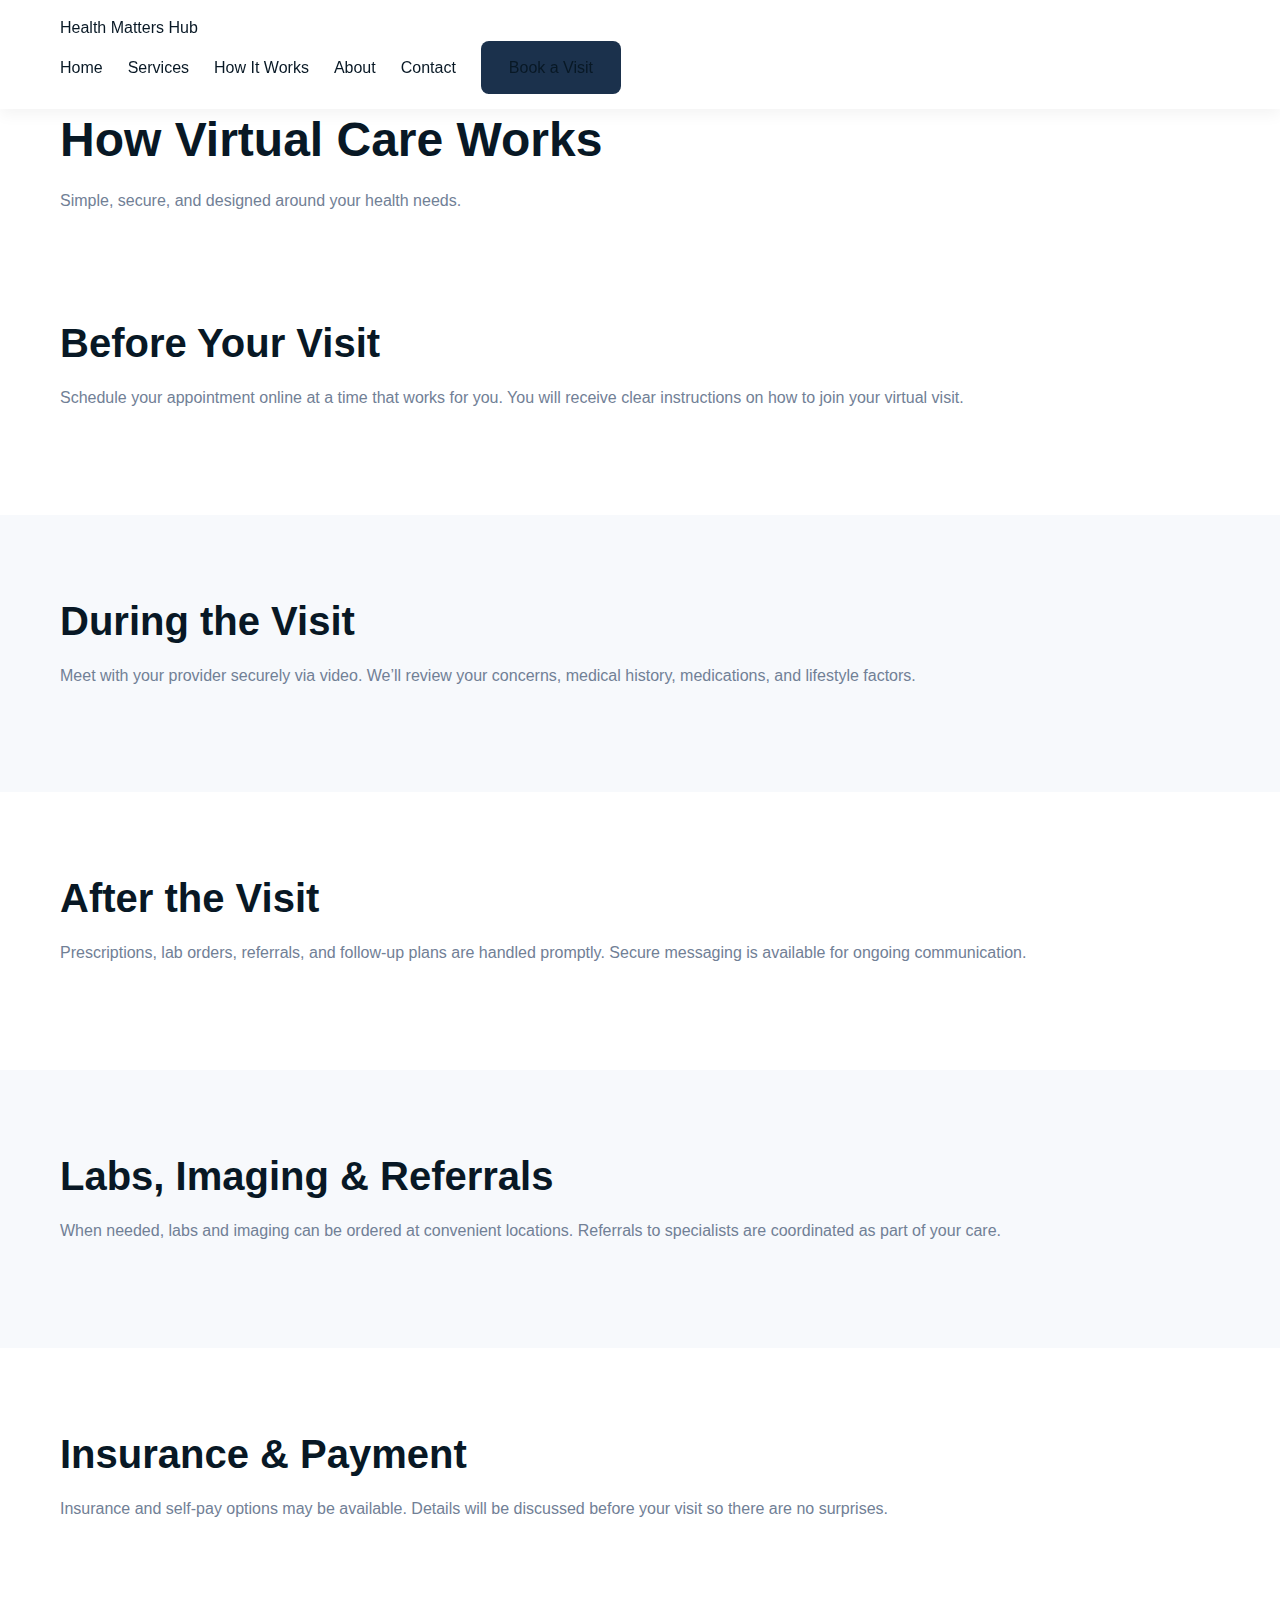
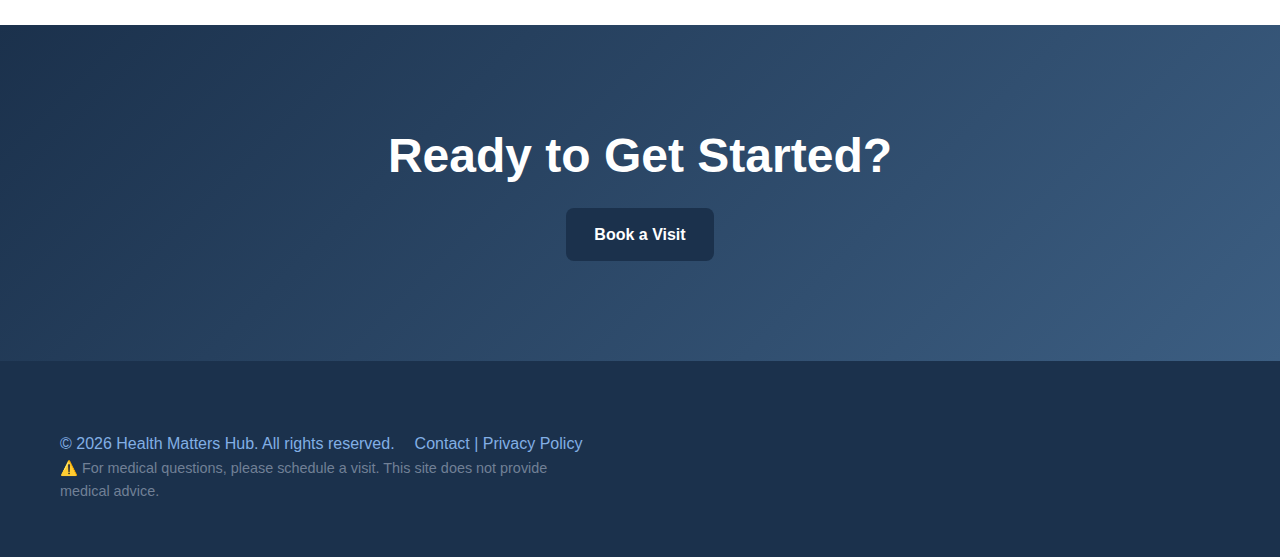
<file: how-it-works.html>
<!DOCTYPE html>
<html lang="en">
<head>
  <meta charset="UTF-8" />
  <meta name="viewport" content="width=device-width, initial-scale=1.0" />
  <title>How It Works | Health Matters Hub</title>
  <link rel="stylesheet" href="css/style.css" />
</head>
<body>

<!-- HEADER -->
<header class="header">
  <div class="container nav">
    <div class="logo">Health Matters Hub</div>

    <nav class="nav-links" id="navLinks">
      <a href="index.html">Home</a>
      <a href="services.html">Services</a>
      <a href="how-it-works.html">How It Works</a>
      <a href="about.html">About</a>
      <a href="contact.html">Contact</a>
      <a href="book.html" class="btn-primary">Book a Visit</a>
    </nav>

    <div class="hamburger" id="hamburger">☰</div>
  </div>
</header>

<!-- PAGE HERO -->
<section class="hero">
  <div class="container">
    <h1>How Virtual Care Works</h1>
    <p>Simple, secure, and designed around your health needs.</p>
  </div>
</section>

<!-- BEFORE VISIT -->
<section class="section">
  <div class="container">
    <h2>Before Your Visit</h2>
    <p>
      Schedule your appointment online at a time that works for you.
      You will receive clear instructions on how to join your virtual visit.
    </p>
  </div>
</section>

<!-- DURING VISIT -->
<section class="section light">
  <div class="container">
    <h2>During the Visit</h2>
    <p>
      Meet with your provider securely via video. We’ll review your concerns,
      medical history, medications, and lifestyle factors.
    </p>
  </div>
</section>

<!-- AFTER VISIT -->
<section class="section">
  <div class="container">
    <h2>After the Visit</h2>
    <p>
      Prescriptions, lab orders, referrals, and follow-up plans are handled
      promptly. Secure messaging is available for ongoing communication.
    </p>
  </div>
</section>

<!-- LABS & REFERRALS -->
<section class="section light">
  <div class="container">
    <h2>Labs, Imaging & Referrals</h2>
    <p>
      When needed, labs and imaging can be ordered at convenient locations.
      Referrals to specialists are coordinated as part of your care.
    </p>
  </div>
</section>

<!-- INSURANCE -->
<section class="section">
  <div class="container">
    <h2>Insurance & Payment</h2>
    <p>
      Insurance and self-pay options may be available. Details will be discussed
      before your visit so there are no surprises.
    </p>
  </div>
</section>

<!-- CTA -->
<section class="cta">
  <h2>Ready to Get Started?</h2>
  <a href="book.html" class="btn-primary">Book a Visit</a>
</section>

<script src="js/main.js"></script>
</body>
</html>


<!-- FOOTER -->
<footer class="footer">
  <div class="container footer-container">

    <div class="footer-info">
      <p>&copy; 2026 Health Matters Hub. All rights reserved.</p>
      <p>
        <a href="contact.html">Contact</a> | 
        <a href="privacy.html">Privacy Policy</a>
      </p>
    </div>

    <div class="footer-note">
      <p>
        ⚠️ For medical questions, please schedule a visit. This site does not provide medical advice.
      </p>
    </div>
  </div>
</footer>
</file>
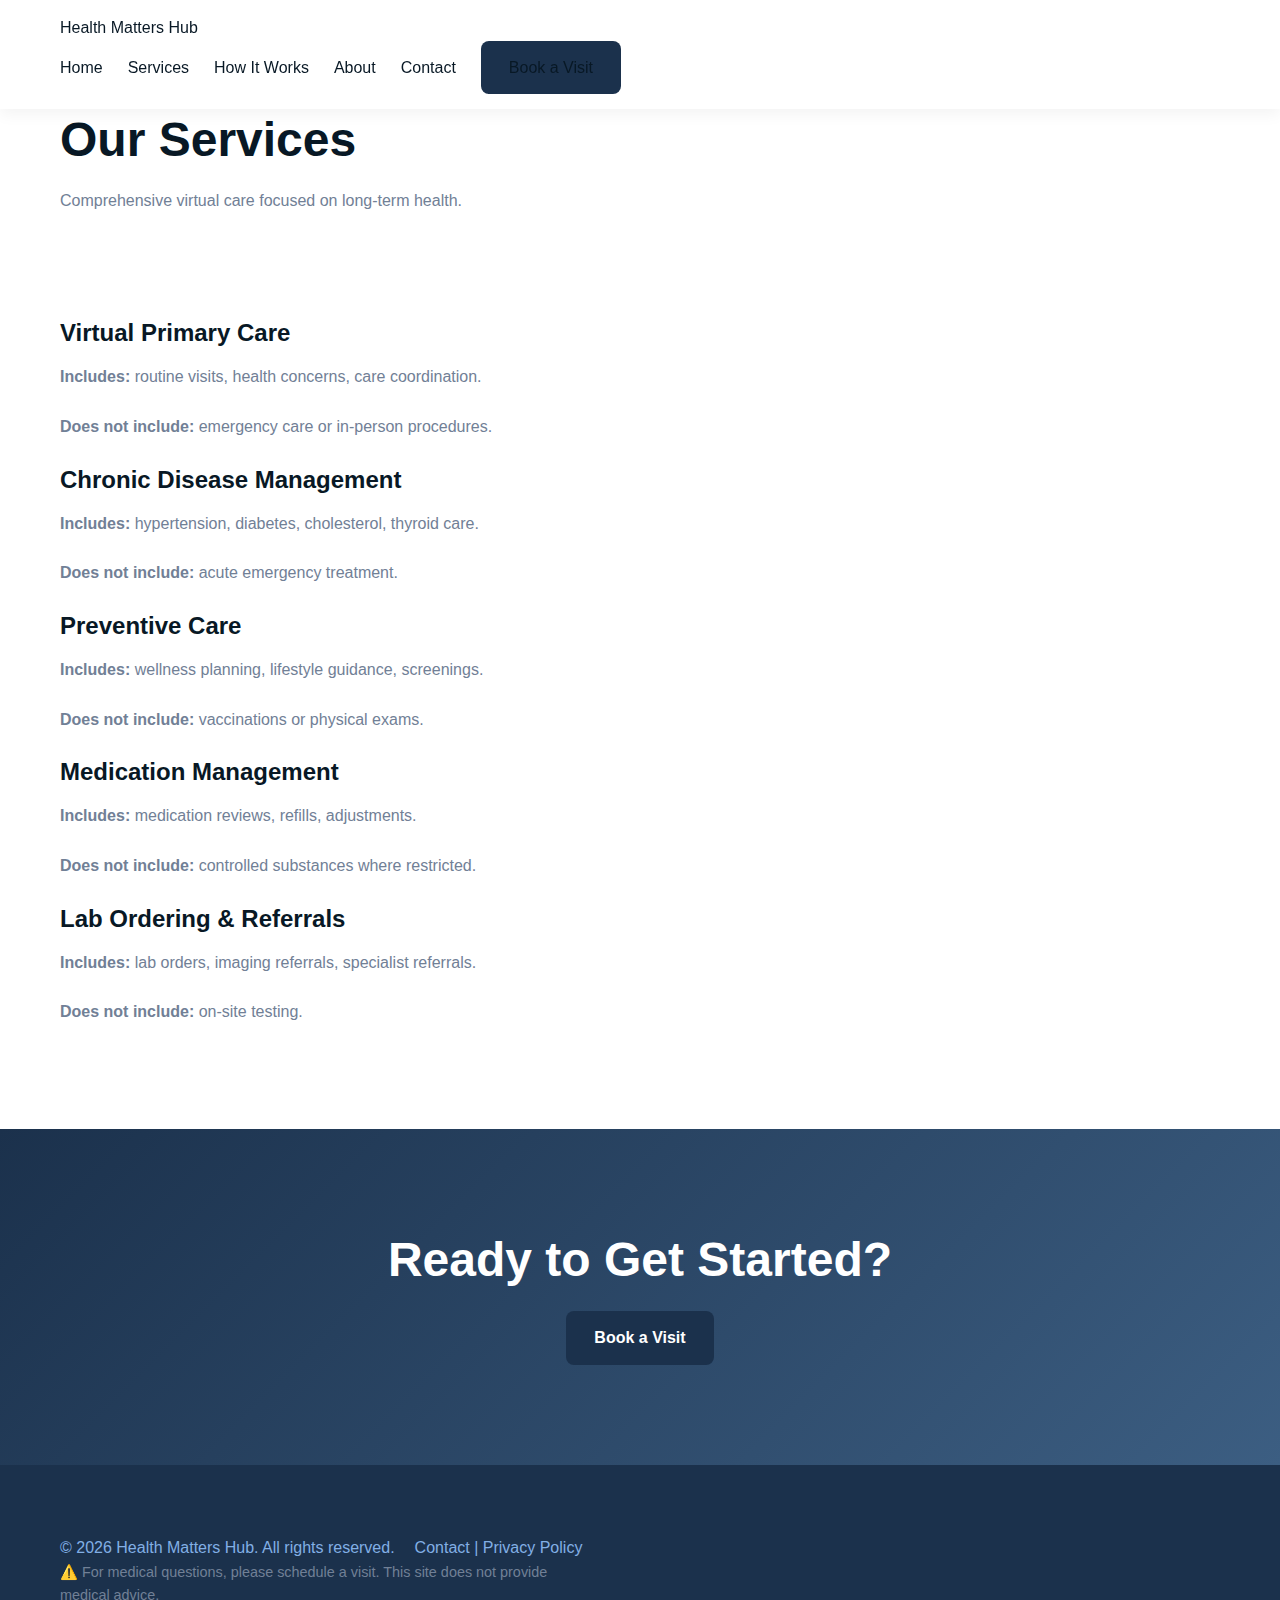
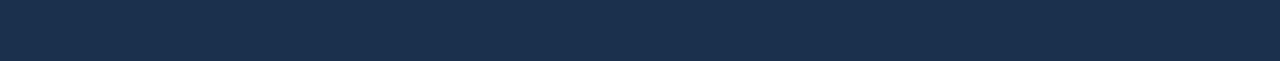
<file: services.html>
<!DOCTYPE html>
<html lang="en">
<head>
  <meta charset="UTF-8" />
  <meta name="viewport" content="width=device-width, initial-scale=1.0" />
  <title>Services | Health Matters Hub</title>
  <link rel="stylesheet" href="css/style.css" />
</head>
<body>

<!-- HEADER (same as home) -->
<header class="header">
  <div class="container nav">
    <div class="logo">Health Matters Hub</div>

    <nav class="nav-links" id="navLinks">
      <a href="index.html">Home</a>
      <a href="services.html">Services</a>
      <a href="how-it-works.html">How It Works</a>
      <a href="about.html">About</a>
      <a href="contact.html">Contact</a>
      <a href="book.html" class="btn-primary">Book a Visit</a>
    </nav>

    <div class="hamburger" id="hamburger">☰</div>
  </div>
</header>

<!-- PAGE HERO -->
<section class="hero">
  <div class="container">
    <h1>Our Services</h1>
    <p>Comprehensive virtual care focused on long-term health.</p>
  </div>
</section>

<!-- SERVICES LIST -->
<section class="section">
  <div class="container grid-2">

    <div class="card">
      <h3>Virtual Primary Care</h3>
      <p><strong>Includes:</strong> routine visits, health concerns, care coordination.</p>
      <p><strong>Does not include:</strong> emergency care or in-person procedures.</p>
    </div>

    <div class="card">
      <h3>Chronic Disease Management</h3>
      <p><strong>Includes:</strong> hypertension, diabetes, cholesterol, thyroid care.</p>
      <p><strong>Does not include:</strong> acute emergency treatment.</p>
    </div>

    <div class="card">
      <h3>Preventive Care</h3>
      <p><strong>Includes:</strong> wellness planning, lifestyle guidance, screenings.</p>
      <p><strong>Does not include:</strong> vaccinations or physical exams.</p>
    </div>

    <div class="card">
      <h3>Medication Management</h3>
      <p><strong>Includes:</strong> medication reviews, refills, adjustments.</p>
      <p><strong>Does not include:</strong> controlled substances where restricted.</p>
    </div>

    <div class="card">
      <h3>Lab Ordering & Referrals</h3>
      <p><strong>Includes:</strong> lab orders, imaging referrals, specialist referrals.</p>
      <p><strong>Does not include:</strong> on-site testing.</p>
    </div>

  </div>
</section>

<!-- CTA -->
<section class="cta">
  <h2>Ready to Get Started?</h2>
  <a href="book.html" class="btn-primary">Book a Visit</a>
</section>

<script src="js/main.js"></script>
</body>
</html>


<!-- FOOTER -->
<footer class="footer">
  <div class="container footer-container">

    <div class="footer-info">
      <p>&copy; 2026 Health Matters Hub. All rights reserved.</p>
      <p>
        <a href="contact.html">Contact</a> | 
        <a href="privacy.html">Privacy Policy</a>
      </p>
    </div>

    <div class="footer-note">
      <p>
        ⚠️ For medical questions, please schedule a visit. This site does not provide medical advice.
      </p>
    </div>
  </div>
</footer>
</file>
<file: css/style.css>
/* style.css - Professional Health Matters Hub */

/* CSS Reset and Base Styles */
* {
  margin: 0;
  padding: 0;
  box-sizing: border-box;
}

:root {
  --primary: #1b314c;
  --secondary: #82afe5;
  --background: #3c5e82;
  --text: #081825;
  --accent: #789aca;
  --light: #f7f9fc;
  --dark: #1a2530;
  --gray: #718096;
  --gray-light: #e2e8f0;
  --success: #48bb78;
  --white: #ffffff;
  --shadow: 0 10px 30px rgba(0, 0, 0, 0.08);
  --shadow-light: 0 5px 15px rgba(0, 0, 0, 0.05);
  --radius: 12px;
  --radius-small: 8px;
  --transition: all 0.3s ease;
}

body {
  font-family: 'Inter', sans-serif;
  font-size: 16px;
  line-height: 1.6;
  color: var(--text);
  background-color: var(--white);
  overflow-x: hidden;
}

h1, h2, h3, h4, h5 {
  font-family: 'Poppins', sans-serif;
  font-weight: 600;
  line-height: 1.3;
  color: var(--text);
  margin-bottom: 1rem;
}

h1 {
  font-size: 3rem;
  font-weight: 700;
}

h2 {
  font-size: 2.5rem;
}

h3 {
  font-size: 1.5rem;
}

p {
  margin-bottom: 1.5rem;
  color: var(--gray);
}

a {
  color: var(--primary);
  text-decoration: none;
  transition: var(--transition);
}

a:hover {
  color: var(--accent);
}

.container {
  width: 100%;
  max-width: 1200px;
  margin: 0 auto;
  padding: 0 20px;
}

.section {
  padding: 80px 0;
}

.section.light {
  background-color: var(--light);
}

.center {
  text-align: center;
  margin-top: 40px;
}

/* Button Styles */
.btn-primary, .btn-secondary {
  display: inline-flex;
  align-items: center;
  justify-content: center;
  padding: 14px 28px;
  border-radius: var(--radius-small);
  font-weight: 600;
  font-size: 1rem;
  cursor: pointer;
  transition: var(--transition);
  border: none;
  text-align: center;
  gap: 10px;
}

.btn-primary {
  background-color: var(--primary);
  color: var(--white);
}

.btn-primary:hover {
  background-color: var(--accent);
  color: var(--white);
  transform: translateY(-3px);
  box-shadow: var(--shadow);
}

.btn-secondary {
  background-color: transparent;
  color: var(--primary);
  border: 2px solid var(--primary);
}

.btn-secondary:hover {
  background-color: var(--secondary);
  color: var(--text);
  transform: translateY(-3px);
}

.btn-large {
  padding: 16px 32px;
  font-size: 1.1rem;
}

.btn-header {
  padding: 10px 20px;
}

.btn-cta {
  font-size: 1.2rem;
  padding: 18px 40px;
  margin-top: 20px;
}


/* Add to your existing CSS */
.header {
  position: sticky; 
  z-index: 1000;
}

.hero-home,
.hero-services,
.hero-how-it-works,
.hero-about,
.hero-contact,
.hero-booking {
  margin-top: -80px; /* Negative margin to pull up */
  position: relative;
  z-index: 1;
}

/* Mobile specific */
@media (max-width: 768px) {
  .hero-home,
  .hero-services,
  .hero-how-it-works,
  .hero-about,
  .hero-contact,
  .hero-booking {
    margin-top: -60px;
  }
} 


/* Header Styles */
.header {
  background-color: var(--white);
  box-shadow: var(--shadow-light);
  position: sticky;
  top: 0;
  z-index: 1000;
  padding: 15px 0;
}

.nav-container {
  display: flex;
  justify-content: space-between;
  align-items: center;
}

.logo-container {
  display: flex;
  align-items: center;
}

.logo {
  display: flex;
  align-items: center;
  gap: 15px;
}

.logo-icon {
  font-size: 2.5rem;
  color: var(--primary);
}

.logo-text {
  font-size: 1.8rem;
  margin-bottom: 0;
  color: var(--primary);
}

.logo-subtext {
  font-size: 0.85rem;
  color: var(--gray);
  margin-bottom: 0;
}

.nav-links {
  display: flex;
  align-items: center;
  gap: 25px;
}

.nav-links a {
  color: var(--text);
  font-weight: 500;
  position: relative;
}

.nav-links a.active {
  color: var(--primary);
  font-weight: 600;
}

.nav-links a:not(.btn-primary):hover {
  color: var(--accent);
}

.nav-links a:not(.btn-primary)::after {
  content: '';
  position: absolute;
  bottom: -5px;
  left: 0;
  width: 0;
  height: 2px;
  background-color: var(--accent);
  transition: var(--transition);
}

.nav-links a:not(.btn-primary):hover::after {
  width: 100%;
}

.hamburger {
  display: none;
  font-size: 1.5rem;
  cursor: pointer;
  color: var(--text);
}

/* Hero Carousel Section */


.hero-home {
  height: 90vh;
  min-height: 700px;
  max-height: 900px;
  position: relative;
  overflow: hidden;
  z-index: 1;
}

.hero-carousel {
  position: relative;
  width: 100%;
  height: 100%;
}

.carousel-slide {
  position: absolute;
  top: 0;
  left: 0;
  width: 100%;
  height: 100%;
  opacity: 0;
  transition: opacity 0.8s ease;
  background-size: cover;
  background-position: center;
  display: flex;
  align-items: center;
  justify-content: center;
}

.carousel-slide.active {
  opacity: 1;
  z-index: 1;
}

/* Slide Background Images - Updated with new colors */
.carousel-slide:nth-child(1) {
  background-image: linear-gradient(rgba(27, 49, 76, 0.85), rgba(27, 49, 76, 0.9)), 
                  url('https://images.unsplash.com/photo-1576091160399-112ba8d25d1f?ixlib=rb-4.0.3&auto=format&fit=crop&w=1470&q=80');
}

.carousel-slide:nth-child(2) {
  background-image: linear-gradient(rgba(27, 49, 76, 0.85), rgba(27, 49, 76, 0.9)), 
                  url('https://images.unsplash.com/photo-1559757148-5c350d0d3c56?ixlib=rb-4.0.3&auto=format&fit=crop&w=1470&q=80');
}

.carousel-slide:nth-child(3) {
  background-image: linear-gradient(rgba(27, 49, 76, 0.85), rgba(27, 49, 76, 0.9)), 
                  url('https://images.unsplash.com/photo-1551601651-2a8555f1a136?ixlib=rb-4.0.3&auto=format&fit=crop&w=1470&q=80');
}

.slide-overlay {
  position: absolute;
  top: 0;
  left: 0;
  width: 100%;
  height: 100%;
  background: rgba(0, 0, 0, 0.3);
  z-index: 1;
}

.slide-content {
  position: relative;
  z-index: 2;
  text-align: center;
  padding-top: 80px;
  padding: 0 20px;
  max-width: 900px;
  margin: 0 auto;
  color: var(--white);
}

.hero-tag {
  display: inline-flex;
  align-items: center;
  gap: 8px;
  background-color: rgba(255, 255, 255, 0.15);
  backdrop-filter: blur(10px);
  padding: 10px 20px;
  border-radius: 30px;
  margin-bottom: 30px;
  font-weight: 500;
  letter-spacing: 1px;
  font-size: 0.9rem;
}

.hero-title {
  font-size: 3.5rem;
  margin-bottom: 25px;
  color: var(--white);
}

.highlight-text {
  color: var(--secondary);
  position: relative;
}

.highlight-text::after {
  content: '';
  position: absolute;
  bottom: 5px;
  left: 0;
  width: 100%;
  height: 8px;
  background-color: rgba(130, 175, 229, 0.3);
  z-index: -1;
}

.hero-subtitle {
  font-size: 1.3rem;
  max-width: 700px;
  margin: 0 auto 40px;
  color: rgba(255, 255, 255, 0.85);
}

.hero-buttons {
  display: flex;
  justify-content: center;
  gap: 20px;
  margin-bottom: 60px;
  flex-wrap: wrap;
}

/* Carousel Controls */
.carousel-controls {
  position: absolute;
  bottom: 20px;
  left: 0;
  width: 100%;
  display: flex;
  justify-content: center;
  align-items: center;
  gap: 20px;
  z-index: 3;
}

.carousel-prev,
.carousel-next {
  background-color: rgba(255, 255, 255, 0.2);
  border: none;
  width: 50px;
  height: 50px;
  border-radius: 50%;
  display: flex;
  align-items: center;
  justify-content: center;
  color: var(--white);
  font-size: 1.2rem;
  cursor: pointer;
  transition: var(--transition);
  backdrop-filter: blur(5px);
}

.carousel-prev:hover,
.carousel-next:hover {
  background-color: rgba(255, 255, 255, 0.3);
  transform: scale(1.1);
}

.carousel-indicators {
  display: flex;
  gap: 10px;
}

.indicator {
  width: 12px;
  height: 12px;
  border-radius: 50%;
  background-color: rgba(255, 255, 255, 0.3);
  border: none;
  cursor: pointer;
  transition: var(--transition);
  padding: 0;
}

.indicator.active {
  background-color: var(--secondary);
  transform: scale(1.2);
}

/* Section Header */
.section-header {
  text-align: center;
  max-width: 700px;
  margin: 0 auto 60px;
}

.section-title {
  font-size: 2.5rem;
  color: var(--primary);
  margin-bottom: 15px;
  position: relative;
  display: inline-block;
}

.section-title::after {
  content: '';
  position: absolute;
  bottom: -10px;
  left: 50%;
  transform: translateX(-50%);
  width: 80px;
  height: 4px;
  background-color: var(--accent);
}

.section-subtitle {
  font-size: 1.2rem;
  color: var(--gray);
}

/* Services Section */
.services-section {
  background-color: var(--white);
}

.grid-4 {
  display: grid;
  grid-template-columns: repeat(auto-fit, minmax(250px, 1fr));
  gap: 30px;
}

.service-card {
  background-color: var(--white);
  border-radius: var(--radius);
  padding: 40px 30px;
  box-shadow: var(--shadow-light);
  transition: var(--transition);
  height: 100%;
  display: flex;
  flex-direction: column;
  border-top: 4px solid var(--accent);
}

.service-card:hover {
  transform: translateY(-10px);
  box-shadow: var(--shadow);
}

.card-icon {
  font-size: 2.5rem;
  color: var(--primary);
  margin-bottom: 20px;
}

.service-card h3 {
  margin-bottom: 15px;
  color: var(--primary);
}

.service-card p {
  margin-bottom: 20px;
  flex-grow: 1;
}

.card-link {
  display: inline-flex;
  align-items: center;
  gap: 8px;
  font-weight: 600;
  color: var(--primary);
  margin-top: auto;
}

.card-link:hover {
  color: var(--accent);
  gap: 12px;
}

/* How It Works Section */
.how-it-works {
  background-color: var(--light);
}

.process-steps {
  display: flex;
  justify-content: center;
  align-items: center;
  flex-wrap: wrap;
  gap: 40px;
  margin-bottom: 40px;
}

.step {
  display: flex;
  flex-direction: column;
  align-items: center;
  text-align: center;
  max-width: 280px;
}

.step-number {
  width: 70px;
  height: 70px;
  background-color: var(--primary);
  color: var(--white);
  border-radius: 50%;
  display: flex;
  align-items: center;
  justify-content: center;
  font-size: 2rem;
  font-weight: 700;
  margin-bottom: 20px;
  font-family: 'Poppins', sans-serif;
}

.step-content h3 {
  margin-bottom: 10px;
  color: var(--primary);
}

.step-connector {
  font-size: 1.5rem;
  color: var(--accent);
}

/* Audience Section */
.audience-grid {
  display: grid;
  grid-template-columns: repeat(auto-fit, minmax(250px, 1fr));
  gap: 30px;
}

.audience-card {
  background-color: var(--white);
  border-radius: var(--radius);
  padding: 30px;
  box-shadow: var(--shadow-light);
  text-align: center;
  transition: var(--transition);
  border: 1px solid var(--gray-light);
}

.audience-card:hover {
  transform: translateY(-5px);
  border-color: var(--accent);
}

.audience-card i {
  font-size: 2.5rem;
  color: var(--primary);
  margin-bottom: 20px;
}

.audience-card h4 {
  margin-bottom: 15px;
  color: var(--primary);
}

/* Credentials Section */
.credentials-grid {
  display: grid;
  grid-template-columns: repeat(auto-fit, minmax(300px, 1fr));
  gap: 30px;
}

.credential-card {
  background-color: var(--white);
  border-radius: var(--radius);
  padding: 40px 30px;
  text-align: center;
  box-shadow: var(--shadow-light);
  transition: var(--transition);
}

.credential-card:hover {
  transform: translateY(-5px);
  box-shadow: var(--shadow);
}

.credential-icon {
  font-size: 3rem;
  color: var(--accent);
  margin-bottom: 20px;
}

.credential-card h3 {
  margin-bottom: 15px;
  color: var(--primary);
}

/* Testimonial Section */
.testimonial-section {
  background-color: var(--background);
  color: var(--white);
}

.testimonial {
  max-width: 800px;
  margin: 0 auto;
  text-align: center;
  position: relative;
}

.quote-icon {
  font-size: 3rem;
  color: rgba(255, 255, 255, 0.2);
  margin-bottom: 30px;
}

.testimonial-text {
  font-size: 1.5rem;
  font-style: italic;
  margin-bottom: 30px;
  color: var(--white);
}

.testimonial-author h4 {
  font-size: 1.3rem;
  color: var(--white);
  margin-bottom: 5px;
}

.testimonial-author p {
  color: rgba(255, 255, 255, 0.8);
  margin-bottom: 0;
}

/* CTA Section */
.cta {
  background: linear-gradient(135deg, var(--primary) 0%, var(--background) 100%);
  color: var(--white);
  padding: 100px 0;
  text-align: center;
}

.cta-content {
  max-width: 700px;
  margin: 0 auto;
}

.cta h2 {
  font-size: 3rem;
  color: var(--white);
  margin-bottom: 20px;
}

.cta p {
  font-size: 1.3rem;
  color: rgba(255, 255, 255, 0.9);
  margin-bottom: 30px;
}

.cta-note {
  margin-top: 30px;
  font-size: 1rem;
  display: flex;
  align-items: center;
  justify-content: center;
  gap: 10px;
}

/* Footer */
.footer {
  background-color: var(--primary);
  color: var(--white);
  padding: 70px 0 30px;
}

.footer-main {
  display: flex;
  flex-wrap: wrap;
  justify-content: space-between;
  margin-bottom: 50px;
}

.footer-logo {
  display: flex;
  align-items: center;
  gap: 15px;
  margin-bottom: 30px;
}

.footer-logo-icon {
  font-size: 2.5rem;
  color: var(--secondary);
}

.footer-logo h3 {
  font-size: 1.8rem;
  color: var(--white);
  margin-bottom: 5px;
}

.footer-logo p {
  color: var(--gray-light);
  margin-bottom: 0;
}

.footer-links {
  display: flex;
  flex-wrap: wrap;
  gap: 60px;
}

.footer-column {
  display: flex;
  flex-direction: column;
}

.footer-column h4 {
  color: var(--white);
  margin-bottom: 20px;
  font-size: 1.2rem;
}

.footer-column a {
  color: var(--secondary);
  margin-bottom: 12px;
}

.footer-column a:hover {
  color: var(--accent);
}

.social-icons {
  display: flex;
  gap: 15px;
  margin-bottom: 20px;
}

.social-icons a {
  display: flex;
  align-items: center;
  justify-content: center;
  width: 40px;
  height: 40px;
  background-color: rgba(255, 255, 255, 0.1);
  border-radius: 50%;
  color: var(--white);
}

.social-icons a:hover {
  background-color: var(--secondary);
  color: var(--primary);
}

.contact-info {
  color: var(--secondary);
  line-height: 1.8;
  margin-bottom: 0;
}

.contact-info i {
  margin-right: 10px;
  color: var(--accent);
}

.footer-bottom {
  border-top: 1px solid rgba(255, 255, 255, 0.1);
  padding-top: 30px;
  display: flex;
  flex-wrap: wrap;
  justify-content: space-between;
  align-items: center;
}

.footer-info {
  display: flex;
  flex-wrap: wrap;
  gap: 20px;
  align-items: center;
}

.footer-info p {
  margin-bottom: 0;
  color: var(--secondary);
}

.footer-info a {
  color: var(--secondary);
}

.footer-info a:hover {
  color: var(--accent);
}

.footer-note {
  color: var(--secondary);
  font-size: 0.9rem;
  max-width: 500px;
}

.footer-note i {
  color: var(--accent);
  margin-right: 8px;
}

/* =========================================== */
/* MOBILE RESPONSIVE STYLES */
/* =========================================== */

@media (max-width: 768px) {
  /* Fix hamburger menu */
  .hamburger {
    display: flex;
    flex-direction: column;
    justify-content: space-between;
    width: 30px;
    height: 24px;
    background: transparent;
    border: none;
    cursor: pointer;
    padding: 0;
    z-index: 1000;
  }

  .hamburger-line {
    width: 100%;
    height: 3px;
    background-color: var(--text);
    border-radius: 2px;
    transition: var(--transition);
  }

  .hamburger.active .hamburger-line:nth-child(1) {
    transform: rotate(45deg) translate(6px, 6px);
  }

  .hamburger.active .hamburger-line:nth-child(2) {
    opacity: 0;
  }

  .hamburger.active .hamburger-line:nth-child(3) {
    transform: rotate(-45deg) translate(6px, -6px);
  }

  .nav-links {
    position: fixed;
    top: 0;
    right: -100%;
    width: 50%;
    height: 100vh;
    background-color: var(--white);
    display: flex;
    flex-direction: column;
    align-items: flex-start;
    padding: 1rem 1rem 1rem;
    box-shadow: -5px 0 25px rgba(0, 0, 0, 0.1);
    transition: var(--transition);
    z-index: 1000;
    overflow-y: auto;
  }

  .nav-links.active {
    right: 0;
  }

  .nav-links a {
    width: 100%;
    padding: 0.875rem 0;
    color: var(--text);
    font-weight: 500;
    font-size: 1.1rem;
    border-bottom: 1px solid var(--gray-light);
    display: flex;
    align-items: center;
    gap: 0.75rem;
  }

  .nav-links a:last-child {
    border-bottom: none;
  }

  .nav-links a.active {
    color: var(--primary);
    font-weight: 600;
  }

  .nav-links a.btn-primary {
    border-radius: var(--radius-small);
    padding: 0.875rem 1.5rem;
    margin-top: 1rem;
    justify-content: center;
    border: none;
    width: 100%;
  }

  .nav-overlay {
    position: fixed;
    top: 0;
    left: 0;
    width: 100%;
    height: 100%;
    background-color: rgba(0, 0, 0, 0.5);
    z-index: 999;
    opacity: 0;
    visibility: hidden;
    transition: var(--transition);
  }

  .nav-overlay.active {
    opacity: 1;
    visibility: visible;
  }

  /* Fix hero carousel for mobile */
  .hero-home {
    height: 70vh;
    min-height: 500px;
    max-height: 600px;
  }

  .hero-title {
    font-size: 2.2rem;
    line-height: 1.2;
    margin-bottom: 1rem;
  }

  .hero-subtitle {
    font-size: 1rem;
    margin-bottom: 1.5rem;
    line-height: 1.4;
  }

  .hero-tag {
    font-size: 0.8rem;
    padding: 0.5rem 1rem;
    margin-bottom: 1.5rem;
  }

  .hero-buttons {
    flex-direction: column;
    align-items: center;
    gap: 0.75rem;
    margin-bottom: 2rem;
  }

  .hero-buttons .btn-primary,
  .hero-buttons .btn-secondary {
    width: 100%;
    max-width: 280px;
    padding: 0.875rem 1.5rem;
    font-size: 1rem;
  }

  /* Fix carousel controls positioning */
  .carousel-controls {
    position: absolute;
    bottom: 1.5rem;
    left: 0;
    width: 100%;
    display: flex;
    justify-content: space-between;
    align-items: center;
    padding: 0 1rem;
    z-index: 10;
    gap: 0;
  }

  .carousel-prev,
  .carousel-next {
    position: static;
    background-color: rgba(255, 255, 255, 0.2);
    border: none;
    width: 40px;
    height: 40px;
    border-radius: 50%;
    display: flex;
    align-items: center;
    justify-content: center;
    color: var(--white);
    font-size: 1rem;
    cursor: pointer;
    transition: var(--transition);
    backdrop-filter: blur(5px);
    margin: 0;
  }

  .carousel-indicators {
    position: static;
    display: flex;
    gap: 0.5rem;
    margin: 0;
  }

  .indicator {
    width: 8px;
    height: 8px;
    border-radius: 50%;
    background-color: rgba(255, 255, 255, 0.3);
    border: none;
    cursor: pointer;
    transition: var(--transition);
    padding: 0;
  }

  .indicator.active {
    background-color: var(--secondary);
    transform: scale(1.2);
  }

  /* Fix other sections for mobile */
  .section {
    padding: 3rem 0;
  }

  h1 {
    font-size: 2rem;
  }
  
  h2 {
    font-size: 1.75rem;
  }
  
  .section-title {
    font-size: 1.75rem;
  }
  
  .section-subtitle {
    font-size: 1rem;
  }

  .grid-4 {
    grid-template-columns: 1fr;
    gap: 1.5rem;
  }

  .process-steps {
    flex-direction: column;
    gap: 2rem;
  }

  .step-connector {
    transform: rotate(90deg);
    margin: 0.5rem 0;
  }

  .footer-main {
    flex-direction: column;
  }

  .footer-links {
    gap: 2rem;
    margin-top: 2rem;
    grid-template-columns: 1fr;
  }

  .footer-column {
    margin-bottom: 1.5rem;
  }
}

@media (max-width: 480px) {
  /* Extra small devices */
  .hero-home {
    height: 65vh;
    min-height: 450px;
    max-height: 550px;
  }

  .hero-title {
    font-size: 1.8rem;
  }

  .hero-subtitle {
    font-size: 0.95rem;
  }

  .hero-buttons .btn-primary,
  .hero-buttons .btn-secondary {
    max-width: 250px;
    padding: 0.75rem 1.25rem;
  }

  .carousel-controls {
    bottom: 1rem;
    padding: 0 0.75rem;
  }

  .carousel-prev,
  .carousel-next {
    width: 35px;
    height: 35px;
    font-size: 0.9rem;
  }

  .indicator {
    width: 6px;
    height: 6px;
  }

  .logo-text {
    font-size: 1.3rem;
  }

  .logo-icon {
    font-size: 1.8rem;
  }
}

/* Tablet specific adjustments */
@media (min-width: 769px) and (max-width: 1024px) {
  .hero-home {
    height: 75vh;
    min-height: 550px;
    max-height: 700px;
  }

  .hero-title {
    font-size: 2.8rem;
  }

  .hero-subtitle {
    font-size: 1.1rem;
  }

  .carousel-controls {
    bottom: 2rem;
  }
}

/* Desktop Responsive Design */
@media (max-width: 1024px) {
  h1 {
    font-size: 2.8rem;
  }
  
  h2 {
    font-size: 2.2rem;
  }
  
  .hero-title {
    font-size: 3rem;
  }
}

@media (max-width: 576px) {
  h1 {
    font-size: 2.2rem;
  }
  
  h2 {
    font-size: 1.8rem;
  }
  
  .section {
    padding: 60px 0;
  }
  
  .hero-home {
    padding: 80px 0;
  }
  
  .hero-title {
    font-size: 2;
  }
}


/* =========================================== */
/* SERVICES PAGE STYLES - Updated with new colors */
/* =========================================== */

.hero-services {
  background: linear-gradient(rgba(27, 49, 76, 0.85), rgba(27, 49, 76, 0.9)), 
              url('https://images.unsplash.com/photo-1576091160399-112ba8d25d1f?ixlib=rb-4.0.3&auto=format&fit=crop&w=1920&q=80');
  background-size: cover;
  background-position: center;
  color: white;
  text-align: center;
  padding: 100px 20px;
}

.service-detail-card {
  background: white;
  border-radius: 12px;
  box-shadow: 0 5px 20px rgba(0, 0, 0, 0.08);
  padding: 30px;
  margin-bottom: 30px;
  transition: transform 0.3s ease;
  border-left: 4px solid var(--accent);
}

.service-detail-card:hover {
  transform: translateY(-5px);
  box-shadow: 0 10px 30px rgba(0, 0, 0, 0.12);
}

.service-header {
  display: flex;
  align-items: center;
  margin-bottom: 20px;
  padding-bottom: 15px;
  border-bottom: 2px solid var(--gray-light);
}

.service-icon {
  background: var(--primary);
  color: white;
  width: 50px;
  height: 50px;
  border-radius: 50%;
  display: flex;
  align-items: center;
  justify-content: center;
  margin-right: 15px;
  font-size: 1.2rem;
}

.service-includes, .service-excludes {
  margin: 20px 0;
  padding: 15px;
  border-radius: 8px;
}

.service-includes {
  background: #f0f7ff;
  border-left: 4px solid var(--primary);
}

.service-excludes {
  background: #fff8e1;
  border-left: 4px solid var(--accent);
}

.service-includes h4, .service-excludes h4 {
  margin-bottom: 10px;
  display: flex;
  align-items: center;
  color: var(--text);
}

.service-includes h4 i, .service-excludes h4 i {
  margin-right: 10px;
  color: var(--primary);
}

.service-excludes h4 i {
  color: var(--accent);
}

.service-includes ul, .service-excludes ul {
  list-style: none;
  padding-left: 0;
}

.service-includes li, .service-excludes li {
  padding: 5px 0;
  padding-left: 25px;
  position: relative;
  color: var(--gray);
}

.service-includes li:before, .service-excludes li:before {
  content: "•";
  position: absolute;
  left: 10px;
  color: var(--primary);
}

.service-excludes li:before {
  color: var(--accent);
}

.service-btn {
  display: inline-block;
  margin-top: 20px;
  width: 100%;
  text-align: center;
}

.comparison-grid {
  display: grid;
  grid-template-columns: repeat(auto-fit, minmax(300px, 1fr));
  gap: 30px;
  margin-top: 40px;
}

.comparison-card {
  padding: 30px;
  border-radius: 12px;
  box-shadow: 0 5px 15px rgba(0, 0, 0, 0.05);
}

.comparison-card.traditional {
  background: var(--light);
  border: 1px solid var(--gray-light);
}

.comparison-card.our-care {
  background: linear-gradient(135deg, var(--primary), var(--background));
  color: white;
}

.comparison-card h3 {
  margin-bottom: 20px;
  padding-bottom: 15px;
  border-bottom: 2px solid rgba(255, 255, 255, 0.2);
  color: var(--text);
}

.comparison-card.our-care h3 {
  color: white;
  border-bottom-color: rgba(255, 255, 255, 0.3);
}

.comparison-card ul {
  list-style: none;
  padding-left: 0;
}

.comparison-card li {
  padding: 8px 0;
  display: flex;
  align-items: flex-start;
  color: var(--gray);
}

.comparison-card.our-care li {
  color: rgba(255, 255, 255, 0.9);
}

.comparison-card li i {
  margin-right: 10px;
  margin-top: 3px;
  color: var(--primary);
}

.comparison-card.our-care li i {
  color: var(--secondary);
}

.cta-services {
  background: linear-gradient(135deg, var(--primary), var(--background));
  color: white;
}

/* Responsive Design */
@media (max-width: 768px) {
  .hero-services {
    padding: 60px 15px;
  }
  
  .service-header {
    flex-direction: column;
    text-align: center;
  }
  
  .service-icon {
    margin-right: 0;
    margin-bottom: 15px;
  }
  
  .comparison-grid {
    grid-template-columns: 1fr;
  }
  
  .cta-buttons {
    flex-direction: column;
    gap: 15px;
  }
}


/* =========================================== */
/* HOW IT WORKS PAGE STYLES - Updated with new colors */
/* =========================================== */

.hero-how-it-works {
  background: linear-gradient(rgba(27, 49, 76, 0.85), rgba(27, 49, 76, 0.9)), 
              url('https://images.unsplash.com/photo-1579684385127-1ef15d508118?ixlib=rb-4.0.3&auto=format&fit=crop&w=1920&q=80');
  background-size: cover;
  background-position: center;
  color: white;
  text-align: center;
  padding: 100px 20px;
}

.journey-stats {
  display: grid;
  grid-template-columns: repeat(auto-fit, minmax(200px, 1fr));
  gap: 30px;
  margin-top: 50px;
}

.stat-card {
  background: white;
  border-radius: 12px;
  padding: 30px 20px;
  text-align: center;
  box-shadow: 0 5px 20px rgba(0, 0, 0, 0.08);
  transition: transform 0.3s ease;
  border-top: 4px solid var(--accent);
}

.stat-card:hover {
  transform: translateY(-10px);
}

.stat-number {
  font-size: 3rem;
  font-weight: 700;
  color: var(--primary);
  margin-bottom: 10px;
  line-height: 1;
}

.stat-card h3 {
  margin-bottom: 10px;
  color: var(--text);
}

.stat-card

/* =========================================== */
/* BOOKING PAGE STYLES - Fixed for functionality */
/* =========================================== */

.hero-booking {
  background: linear-gradient(rgba(27, 49, 76, 0.85), rgba(27, 49, 76, 0.9)), 
              url('https://images.unsplash.com/photo-1576091160550-2173dba999ef?ixlib=rb-4.0.3&auto=format&fit=crop&w=1920&q=80');
  background-size: cover;
  background-position: center;
  color: white;
  text-align: center;
  padding: 100px 20px;
}

/* Booking Process Steps */
.booking-steps {
  background: var(--light);
  padding: 40px 0;
}

.process-indicator {
  display: flex;
  justify-content: center;
  align-items: center;
  max-width: 800px;
  margin: 0 auto;
  position: relative;
}

.process-indicator::before {
  content: '';
  position: absolute;
  top: 25px;
  left: 50px;
  right: 50px;
  height: 3px;
  background: var(--gray-light);
  z-index: 1;
}

.process-step {
  display: flex;
  flex-direction: column;
  align-items: center;
  position: relative;
  z-index: 2;
  flex: 1;
}

.step-circle {
  width: 50px;
  height: 50px;
  border-radius: 50%;
  background: var(--gray-light);
  color: var(--gray);
  display: flex;
  align-items: center;
  justify-content: center;
  font-weight: 700;
  font-size: 1.2rem;
  margin-bottom: 10px;
  transition: all 0.3s ease;
}

.process-step.active .step-circle {
  background: var(--primary);
  color: white;
  box-shadow: 0 5px 15px rgba(27, 49, 76, 0.3);
}

.step-label {
  color: var(--gray);
  font-weight: 500;
  font-size: 0.9rem;
  text-align: center;
}

.process-step.active .step-label {
  color: var(--primary);
  font-weight: 600;
}

/* Visit Types */
.visit-types-grid {
  display: grid;
  grid-template-columns: repeat(auto-fit, minmax(300px, 1fr));
  gap: 30px;
  margin-top: 40px;
}

.visit-type-card {
  background: white;
  border-radius: 12px;
  padding: 30px;
  box-shadow: 0 5px 20px rgba(0, 0, 0, 0.08);
  border: 2px solid var(--gray-light);
  transition: all 0.3s ease;
  position: relative;
}

.visit-type-card.selected {
  border-color: var(--primary);
  box-shadow: 0 8px 25px rgba(27, 49, 76, 0.15);
}

.visit-type-header {
  display: flex;
  justify-content: space-between;
  align-items: flex-start;
  margin-bottom: 20px;
}

.visit-type-icon {
  background: #f0f7ff;
  color: var(--primary);
  width: 60px;
  height: 60px;
  border-radius: 50%;
  display: flex;
  align-items: center;
  justify-content: center;
  font-size: 1.5rem;
}

.visit-type-badge {
  background: var(--primary);
  color: white;
  padding: 5px 15px;
  border-radius: 20px;
  font-size: 0.8rem;
  font-weight: 600;
}

.visit-type-card h3 {
  margin-bottom: 15px;
  color: var(--text);
}

.visit-description {
  color: var(--gray);
  line-height: 1.6;
  margin-bottom: 20px;
  min-height: 80px;
}

.visit-details {
  margin-bottom: 20px;
}

.detail-item {
  display: flex;
  align-items: center;
  margin-bottom: 10px;
  color: var(--gray);
}

.detail-item i {
  margin-right: 10px;
  color: var(--primary);
  width: 20px;
}

.visit-price {
  text-align: center;
  margin-bottom: 20px;
  padding-top: 20px;
  border-top: 1px solid var(--gray-light);
}

.price {
  font-size: 2.5rem;
  font-weight: 700;
  color: var(--primary);
  display: block;
  line-height: 1;
}

.price-note {
  color: var(--gray);
  font-size: 0.9rem;
}

.btn-select {
  width: 100%;
  padding: 12px;
}

.insurance-note {
  background: #f0f7ff;
  border-radius: 10px;
  padding: 20px;
  margin-top: 40px;
  display: flex;
  align-items: flex-start;
}

.insurance-note i {
  color: var(--primary);
  font-size: 1.5rem;
  margin-right: 15px;
  margin-top: 2px;
}

.insurance-note p {
  margin: 0;
  color: var(--text);
  line-height: 1.6;
}

/* Date & Time Selection */
.selected-visit-summary {
  background: white;
  display: inline-flex;
  align-items: center;
  padding: 10px 20px;
  border-radius: 30px;
  box-shadow: 0 3px 10px rgba(0, 0, 0, 0.1);
  margin-top: 20px;
}

.selected-visit-summary i {
  color: var(--primary);
  margin-right: 10px;
}

.selected-visit-summary span {
  margin-right: 15px;
  font-weight: 500;
  color: var(--text);
}

.visit-duration {
  background: #f0f7ff;
  color: var(--primary);
  padding: 3px 10px;
  border-radius: 15px;
  font-size: 0.9rem;
}

.scheduling-container {
  display: grid;
  grid-template-columns: 350px 1fr;
  gap: 40px;
  margin-top: 30px;
}

.calendar-container {
  background: white;
  border-radius: 12px;
  padding: 25px;
  box-shadow: 0 5px 20px rgba(0, 0, 0, 0.08);
}

.calendar-header {
  display: flex;
  justify-content: space-between;
  align-items: center;
  margin-bottom: 20px;
}

.calendar-header h3 {
  margin: 0;
  color: var(--text);
}

.calendar-nav {
  background: var(--light);
  border: none;
  width: 40px;
  height: 40px;
  border-radius: 50%;
  display: flex;
  align-items: center;
  justify-content: center;
  cursor: pointer;
  color: var(--gray);
  transition: background 0.3s ease;
}

.calendar-nav:hover {
  background: var(--gray-light);
}

.calendar-grid {
  display: grid;
  grid-template-columns: repeat(7, 1fr);
  gap: 5px;
  margin-bottom: 20px;
}

.calendar-day-header {
  text-align: center;
  padding: 10px;
  color: var(--gray);
  font-weight: 500;
  font-size: 0.9rem;
}

.calendar-day {
  text-align: center;
  padding: 12px 5px;
  border-radius: 8px;
  cursor: pointer;
  transition: all 0.2s ease;
  position: relative;
  color: var(--text);
}

.calendar-day:hover:not(.unavailable):not(.past) {
  background: var(--light);
}

.calendar-day.available {
  color: var(--text);
}

.calendar-day.selected-day {
  background: var(--primary);
  color: white;
}

.calendar-day.unavailable {
  color: #ccc;
  cursor: not-allowed;
}

.calendar-day.past {
  color: #ccc;
  cursor: not-allowed;
}

.calendar-day.today {
  font-weight: 700;
  color: var(--primary);
}

.calendar-loading {
  grid-column: 1 / -1;
  text-align: center;
  padding: 40px;
  color: var(--gray);
}

.calendar-loading i {
  font-size: 2rem;
  margin-bottom: 10px;
  color: var(--primary);
}

.calendar-legend {
  display: flex;
  justify-content: center;
  gap: 20px;
  flex-wrap: wrap;
  padding-top: 20px;
  border-top: 1px solid var(--gray-light);
}

.legend-item {
  display: flex;
  align-items: center;
  font-size: 0.9rem;
  color: var(--gray);
}

.legend-box {
  width: 15px;
  height: 15px;
  border-radius: 3px;
  margin-right: 8px;
}

.legend-box.available {
  background: white;
  border: 2px solid var(--gray-light);
}

.legend-box.selected-day {
  background: var(--primary);
}

.legend-box.unavailable {
  background: var(--light);
}

.time-selection-container {
  background: white;
  border-radius: 12px;
  padding: 25px;
  box-shadow: 0 5px 20px rgba(0, 0, 0, 0.08);
}

.time-selection-container h3 {
  margin-bottom: 10px;
  color: var(--text);
}

.selected-date {
  color: var(--gray);
  margin-bottom: 20px;
  padding-bottom: 20px;
  border-bottom: 1px solid var(--gray-light);
}

.time-slot-group {
  margin-bottom: 25px;
}

.time-slot-group h4 {
  margin-bottom: 15px;
  color: var(--text);
  font-size: 1rem;
}

.time-slot-group h4 small {
  color: var(--gray);
  font-weight: normal;
}

.time-slots-grid {
  display: grid;
  grid-template-columns: repeat(auto-fill, minmax(100px, 1fr));
  gap: 10px;
}

.time-slot {
  background: var(--light);
  border: 2px solid var(--gray-light);
  border-radius: 8px;
  padding: 10px;
  text-align: center;
  cursor: pointer;
  transition: all 0.2s ease;
  font-size: 0.9rem;
  color: var(--text);
}

.time-slot:hover {
  background: var(--gray-light);
}

.time-slot.selected {
  background: var(--primary);
  color: white;
  border-color: var(--primary);
}

.time-slot.unavailable {
  background: #fafafa;
  color: #ccc;
  cursor: not-allowed;
  border-color: #eee;
}

.selected-appointment {
  background: #f8f9fa;
  border-radius: 10px;
  padding: 20px;
  margin-top: 30px;
  border: 2px solid var(--primary);
}

.selected-appointment h4 {
  margin-bottom: 15px;
  color: var(--text);
}

.appointment-details {
  display: grid;
  grid-template-columns: repeat(auto-fit, minmax(200px, 1fr));
  gap: 15px;
  margin-bottom: 20px;
}

.detail {
  display: flex;
  align-items: center;
}

.detail i {
  color: var(--primary);
  font-size: 1.5rem;
  margin-right: 15px;
}

.detail strong {
  display: block;
  color: var(--text);
  margin-bottom: 2px;
}

.detail p {
  color: var(--gray);
  font-size: 0.9rem;
  margin: 0;
}

.btn-confirm-time {
  width: 100%;
  padding: 12px;
}

.navigation-buttons {
  display: flex;
  justify-content: space-between;
  align-items: center;
  margin-top: 40px;
}

.booking-tip {
  display: flex;
  align-items: center;
  background: #fff8e1;
  padding: 10px 15px;
  border-radius: 8px;
}

.booking-tip i {
  color: var(--accent);
  margin-right: 10px;
}

.booking-tip p {
  margin: 0;
  color: var(--gray);
  font-size: 0.9rem;
}

/* Patient Information Section */
.booking-summary {
  display: grid;
  grid-template-columns: 350px 1fr;
  gap: 40px;
  margin-top: 30px;
}

.summary-card {
  background: white;
  border-radius: 12px;
  padding: 25px;
  box-shadow: 0 5px 20px rgba(0, 0, 0, 0.08);
  height: fit-content;
  position: sticky;
  top: 20px;
}

.summary-card h3 {
  margin-bottom: 20px;
  color: var(--text);
  padding-bottom: 15px;
  border-bottom: 2px solid var(--gray-light);
}

.summary-details {
  margin-bottom: 20px;
}

.summary-item {
  display: flex;
  align-items: center;
  margin-bottom: 15px;
  padding-bottom: 15px;
  border-bottom: 1px solid var(--light);
}

.summary-item:last-child {
  border-bottom: none;
  margin-bottom: 0;
  padding-bottom: 0;
}

.summary-item i {
  color: var(--primary);
  font-size: 1.2rem;
  margin-right: 15px;
}

.summary-item strong {
  display: block;
  color: var(--text);
  margin-bottom: 2px;
}

.summary-item p {
  color: var(--gray);
  font-size: 0.9rem;
  margin: 0;
}

.summary-actions {
  text-align: center;
}

.btn-sm {
  padding: 8px 20px;
  font-size: 0.9rem;
}

.patient-form-container {
  background: white;
  border-radius: 12px;
  padding: 30px;
  box-shadow: 0 5px 20px rgba(0, 0, 0, 0.08);
}

.patient-form .form-row {
  display: grid;
  grid-template-columns: 1fr 1fr;
  gap: 20px;
}

.patient-form .form-group {
  margin-bottom: 20px;
}

.patient-form label {
  display: block;
  margin-bottom: 8px;
  color: var(--text);
  font-weight: 500;
}

.patient-form input,
.patient-form select,
.patient-form textarea {
  width: 100%;
  padding: 12px 15px;
  border: 2px solid var(--gray-light);
  border-radius: 8px;
  font-family: 'Inter', sans-serif;
  font-size: 1rem;
  transition: border-color 0.3s ease;
  color: var(--text);
}

.patient-form input:focus,
.patient-form select:focus,
.patient-form textarea:focus {
  outline: none;
  border-color: var(--primary);
}

.radio-group {
  display: flex;
  gap: 20px;
  margin-top: 10px;
}

.radio-option {
  display: flex;
  align-items: center;
  cursor: pointer;
}

.radio-option input {
  display: none;
}

.radio-custom {
  width: 20px;
  height: 20px;
  border: 2px solid var(--gray-light);
  border-radius: 50%;
  margin-right: 10px;
  position: relative;
  transition: all 0.3s ease;
}

.radio-option input:checked + .radio-custom {
  border-color: var(--primary);
  background: var(--primary);
}

.radio-option input:checked + .radio-custom::after {
  content: '';
  position: absolute;
  top: 5px;
  left: 5px;
  width: 10px;
  height: 10px;
  background: white;
  border-radius: 50%;
}

.form-actions {
  display: flex;
  justify-content: space-between;
  align-items: center;
  margin-top: 30px;
  padding-top: 20px;
  border-top: 1px solid var(--gray-light);
}

.secure-note {
  display: flex;
  align-items: center;
  justify-content: center;
  margin-top: 20px;
  color: var(--success);
  font-weight: 500;
}

.secure-note i {
  margin-right: 10px;
}

/* Confirmation Section */
.confirmation-section {
  background: var(--light);
}

.confirmation-card {
  background: white;
  border-radius: 15px;
  padding: 50px;
  text-align: center;
  box-shadow: 0 10px 40px rgba(0, 0, 0, 0.1);
  max-width: 800px;
  margin: 0 auto;
}

.confirmation-icon {
  color: var(--success);
  font-size: 5rem;
  margin-bottom: 20px;
}

.confirmation-card h2 {
  margin-bottom: 10px;
  color: var(--text);
}

.confirmation-subtitle {
  color: var(--gray);
  font-size: 1.1rem;
  margin-bottom: 40px;
}

.confirmation-details {
  display: grid;
  grid-template-columns: repeat(auto-fit, minmax(200px, 1fr));
  gap: 25px;
  margin-bottom: 40px;
  padding: 30px;
  background: var(--light);
  border-radius: 10px;
}

.confirmation-item {
  display: flex;
  align-items: center;
  text-align: left;
}

.confirmation-item i {
  color: var(--primary);
  font-size: 1.8rem;
  margin-right: 15px;
}

.confirmation-item strong {
  display: block;
  color: var(--text);
  margin-bottom: 5px;
  font-size: 1.1rem;
}

.confirmation-item p {
  color: var(--gray);
  margin: 0;
  font-size: 0.9rem;
}

.confirmation-instructions {
  text-align: left;
  margin-bottom: 40px;
  padding: 25px;
  background: #f0f7ff;
  border-radius: 10px;
  border-left: 4px solid var(--primary);
}

.confirmation-instructions h3 {
  margin-bottom: 15px;
  color: var(--text);
}

.confirmation-instructions ol {
  padding-left: 20px;
  color: var(--gray);
  line-height: 1.8;
}

.confirmation-instructions li {
  margin-bottom: 10px;
}

.confirmation-actions {
  display: flex;
  justify-content: center;
  gap: 15px;
  flex-wrap: wrap;
  margin-bottom: 30px;
}

.btn-text {
  background: none;
  border: none;
  color: var(--primary);
  cursor: pointer;
  font-size: 1rem;
  padding: 10px;
}

.btn-text:hover {
  text-decoration: underline;
}

.confirmation-note {
  display: flex;
  align-items: center;
  justify-content: center;
  background: #fff8e1;
  padding: 15px;
  border-radius: 8px;
  margin-top: 30px;
}

.confirmation-note i {
  color: var(--accent);
  margin-right: 10px;
}

.confirmation-note p {
  margin: 0;
  color: var(--gray);
}

/* FAQ Booking */
.faq-booking-grid {
  display: grid;
  grid-template-columns: repeat(auto-fit, minmax(300px, 1fr));
  gap: 25px;
  margin-bottom: 40px;
}

.faq-booking-item {
  background: white;
  border-radius: 10px;
  padding: 25px;
  box-shadow: 0 3px 15px rgba(0, 0, 0, 0.05);
}

.faq-booking-item h4 {
  display: flex;
  align-items: center;
  margin-bottom: 15px;
  color: var(--text);
}

.faq-booking-item h4 i {
  margin-right: 10px;
  color: var(--primary);
}

.faq-booking-item p {
  color: var(--gray);
  line-height: 1.6;
}

/* Responsive Design */
@media (max-width: 992px) {
  .scheduling-container,
  .booking-summary {
    grid-template-columns: 1fr;
  }
  
  .summary-card {
    position: static;
  }
  
  .visit-types-grid {
    grid-template-columns: repeat(auto-fit, minmax(280px, 1fr));
  }
}

@media (max-width: 768px) {
  .hero-booking {
    padding: 60px 15px;
  }
  
  .process-indicator::before {
    display: none;
  }
  
  .process-indicator {
    flex-direction: column;
    gap: 20px;
  }
  
  .process-step {
    width: 100%;
    flex-direction: row;
    justify-content: flex-start;
    padding: 10px;
    background: white;
    border-radius: 8px;
    margin-bottom: 10px;
  }
  
  .step-circle {
    margin-right: 15px;
    margin-bottom: 0;
    flex-shrink: 0;
  }
  
  .patient-form .form-row {
    grid-template-columns: 1fr;
  }
  
  .confirmation-details {
    grid-template-columns: 1fr;
  }
  
  .confirmation-actions {
    flex-direction: column;
  }
  
  .confirmation-card {
    padding: 30px 20px;
  }
  
  .faq-booking-grid {
    grid-template-columns: 1fr;
  }
  
  .navigation-buttons {
    flex-direction: column;
    gap: 20px;
  }
  
  .booking-tip {
    width: 100%;
    justify-content: center;
  }
}

@media (max-width: 480px) {
  .time-slots-grid {
    grid-template-columns: repeat(2, 1fr);
  }
  
  .calendar-container,
  .time-selection-container,
  .summary-card,
  .patient-form-container {
    padding: 20px 15px;
  }
  
  .confirmation-details {
    padding: 20px;
  }
}
</file>
